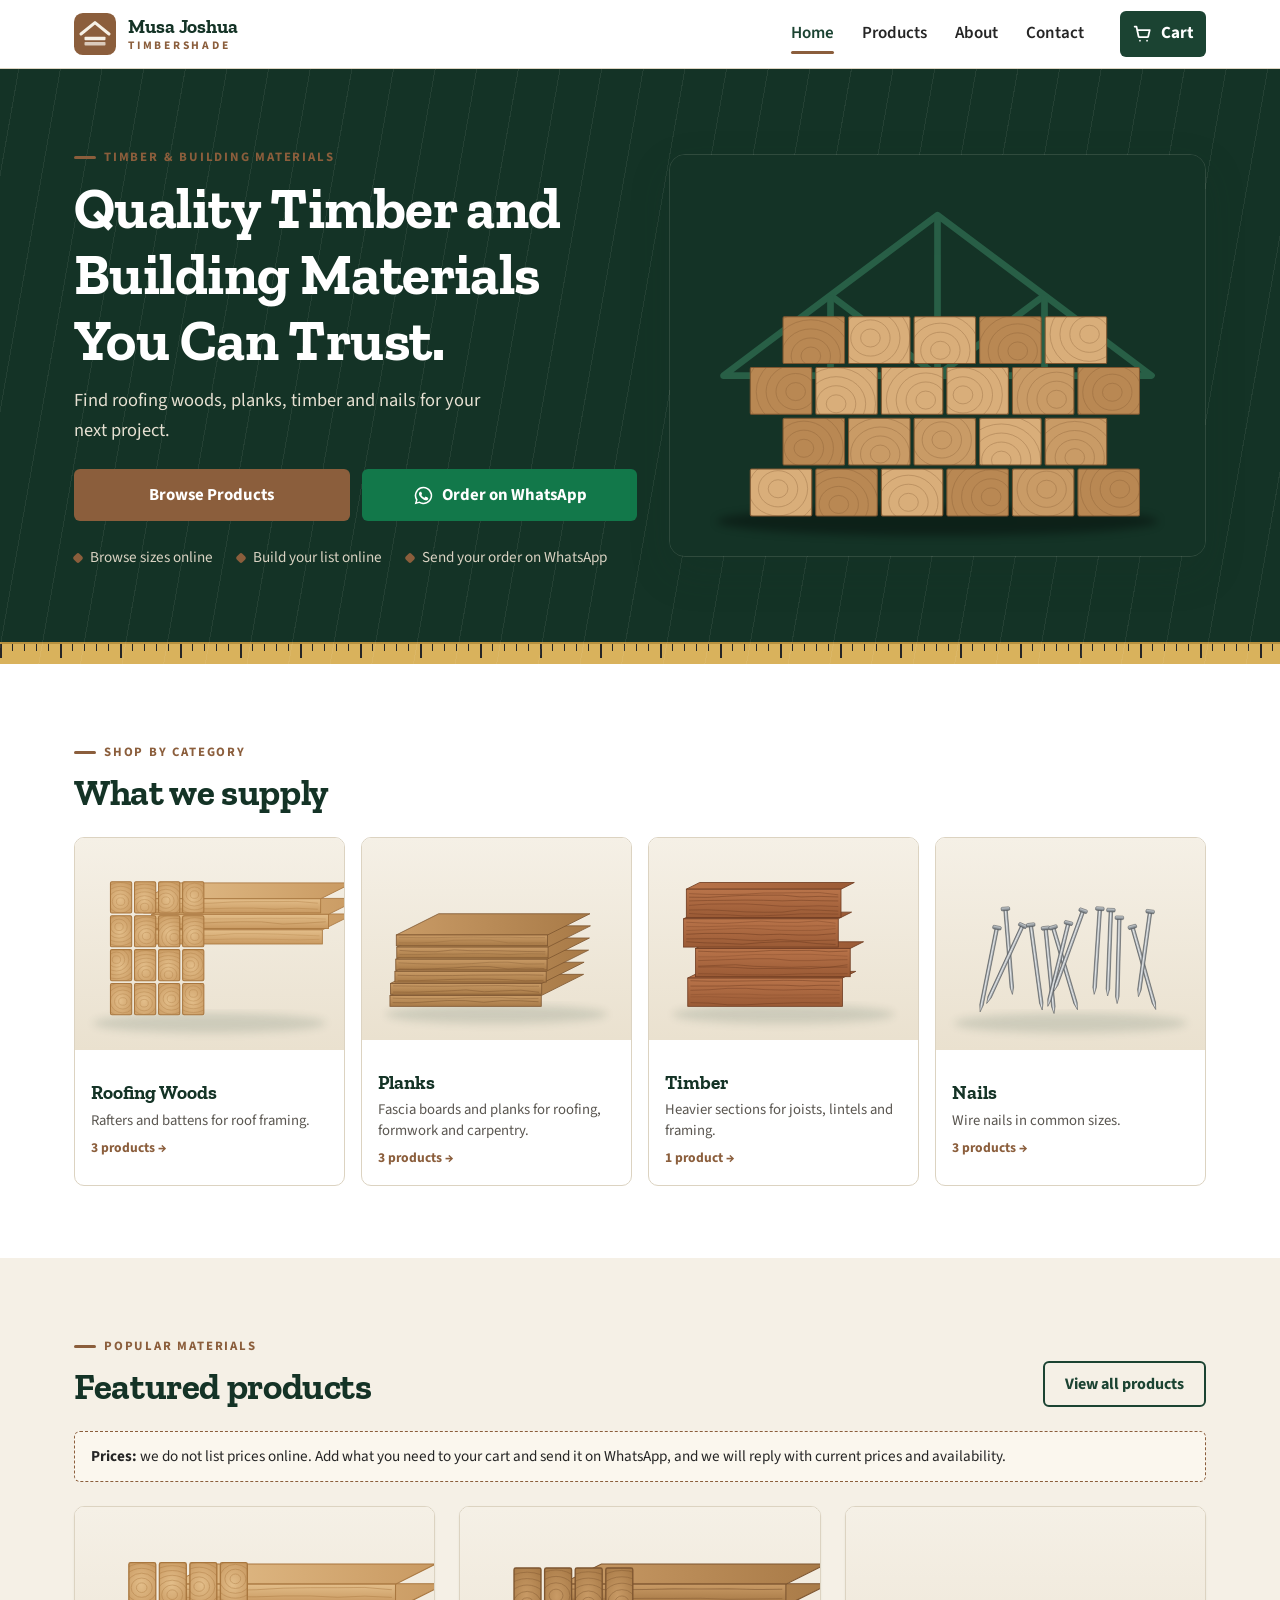
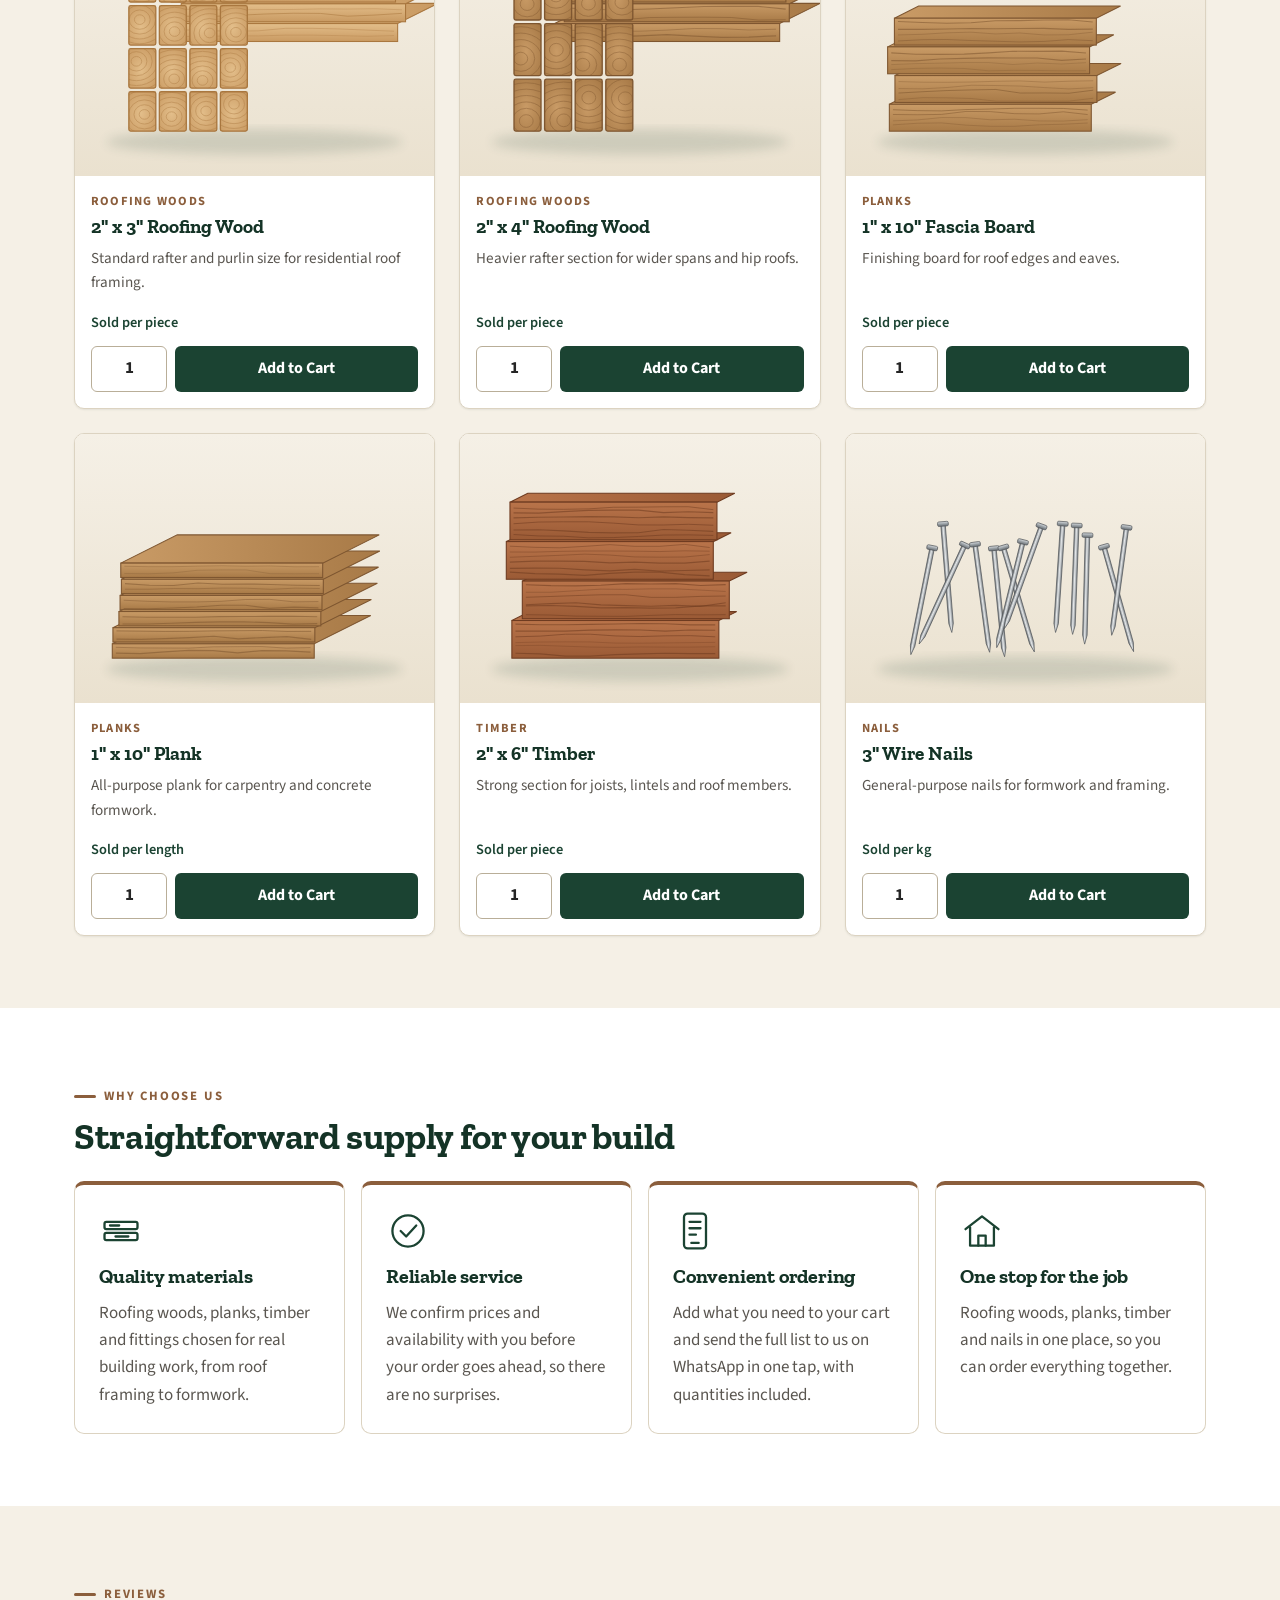
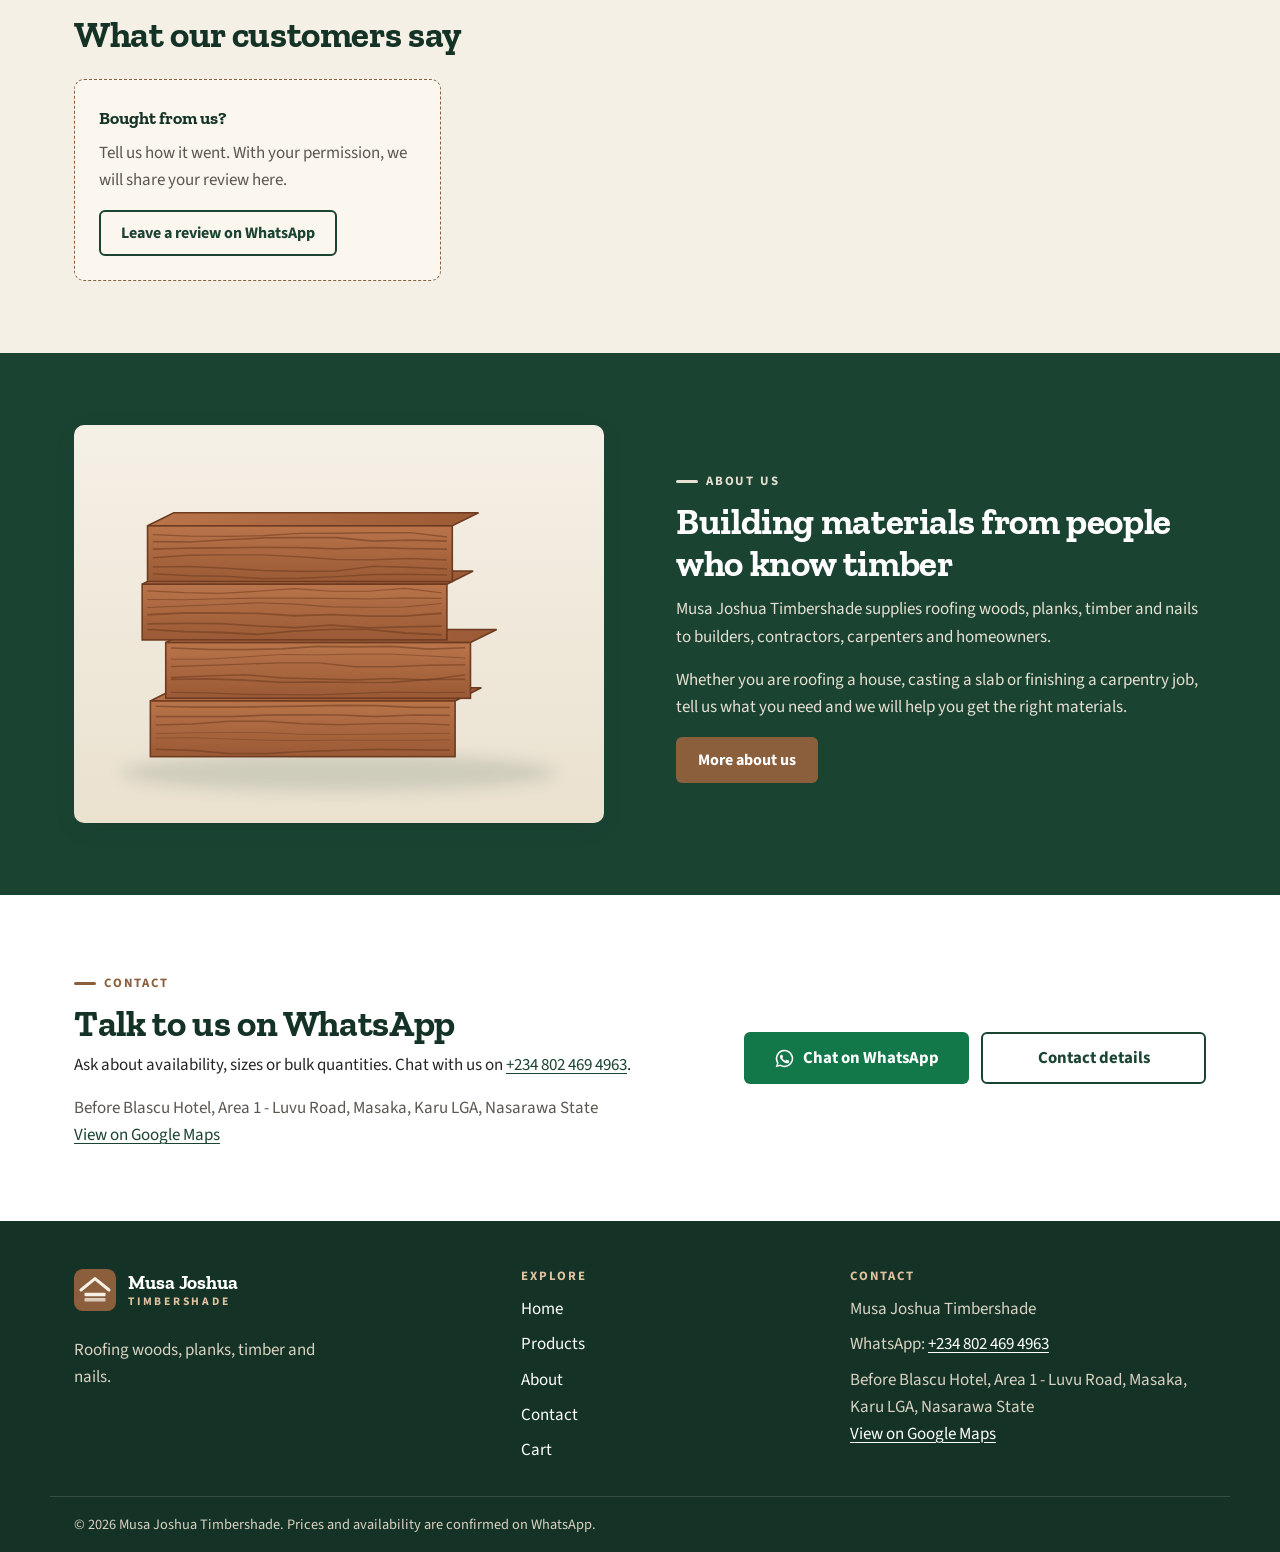
<file: index.html>
<!DOCTYPE html>
<html lang="en">
<head>
  <meta charset="utf-8">
  <meta name="viewport" content="width=device-width, initial-scale=1">
  <title>Musa Joshua Timbershade | Timber and Building Materials</title>
  <meta name="description" content="Roofing woods, planks, timber and nails from Musa Joshua Timbershade. Browse the catalogue and order on WhatsApp.">
  <meta name="theme-color" content="#1B4332">
  <link rel="icon" href="assets/images/favicon.svg" type="image/svg+xml">
  <link rel="preconnect" href="https://fonts.googleapis.com">
  <link rel="preconnect" href="https://fonts.gstatic.com" crossorigin>
  <link rel="stylesheet" href="https://fonts.googleapis.com/css2?family=Source+Sans+3:wght@400;600;700&amp;family=Zilla+Slab:wght@600;700&amp;display=swap">
  <link rel="stylesheet" href="assets/css/style.css">
  <link rel="stylesheet" href="assets/css/responsive.css">
</head>
<body data-page="home">
  <a class="skip-link" href="#main">Skip to main content</a>

  <header class="site-header">
    <div class="container header-inner">
      <a class="brand" href="index.html" aria-label="Musa Joshua Timbershade home">
        <svg class="brand__mark" viewBox="0 0 48 48" aria-hidden="true" focusable="false">
          <rect width="48" height="48" rx="10" fill="#8B5E3C"/>
          <path d="M8 24 24 11l16 13" fill="none" stroke="#F5F0E6" stroke-width="3.5" stroke-linecap="round" stroke-linejoin="round"/>
          <rect x="12" y="27" width="24" height="4" rx="1" fill="#F5F0E6"/>
          <rect x="12" y="33" width="24" height="4" rx="1" fill="#F5F0E6" opacity=".75"/>
        </svg>
        <span class="brand__text">
          <span class="brand__name">Musa Joshua</span>
          <span class="brand__sub">Timbershade</span>
        </span>
      </a>

      <button class="nav-toggle" type="button" aria-expanded="false" aria-controls="site-menu">
        <span class="nav-toggle__bar" aria-hidden="true"></span>
        <span class="visually-hidden">Menu</span>
      </button>

      <nav id="site-menu" class="site-nav" aria-label="Main">
        <ul class="nav-list">
          <li><a href="index.html" data-nav="home">Home</a></li>
          <li><a href="products.html" data-nav="products">Products</a></li>
          <li><a href="about.html" data-nav="about">About</a></li>
          <li><a href="contact.html" data-nav="contact">Contact</a></li>
        </ul>
      </nav>

      <a class="cart-link" href="cart.html" data-nav="cart" data-cart-label aria-label="Cart">
        <svg class="icon" viewBox="0 0 24 24" aria-hidden="true" focusable="false"><path fill="none" stroke="currentColor" stroke-width="2" stroke-linecap="round" stroke-linejoin="round" d="M3 4h2l2.4 11.2a1 1 0 0 0 1 .8h8.9a1 1 0 0 0 1-.8L20 8H6.2M9 20h.01M17 20h.01"/></svg>
        <span class="cart-link__text">Cart</span>
        <span class="cart-count" data-cart-count hidden>0</span>
      </a>
    </div>
  </header>

  <main id="main">
    <section class="hero" data-section="hero">
      <div class="container hero-inner">
        <div class="hero-copy">
          <p class="eyebrow" data-cms="home.hero.eyebrow">Timber &amp; building materials</p>
          <h1 data-cms="home.hero.heading">Quality Timber and Building Materials You Can Trust.</h1>
          <p class="hero-lead" data-cms="home.hero.text">Find roofing woods, planks, timber and nails for your next project.</p>
          <div class="hero-actions">
            <a class="btn btn--accent btn--lg" href="products.html" data-cms-link="home.hero.button">Browse Products</a>
            <a class="btn btn--whatsapp btn--lg" href="https://wa.me/2348024694963" data-action="whatsapp-checkout" data-cms-wa-button><svg class="icon" viewBox="0 0 24 24" aria-hidden="true" focusable="false"><path fill="currentColor" d="M12 2a10 10 0 0 0-8.6 15.1L2 22l5-1.3A10 10 0 1 0 12 2Zm0 18.2a8.2 8.2 0 0 1-4.2-1.2l-.3-.2-3 .8.8-2.9-.2-.3A8.2 8.2 0 1 1 12 20.2Zm4.5-6.1c-.2-.1-1.5-.7-1.7-.8-.2-.1-.4-.1-.6.1l-.8 1c-.1.2-.3.2-.5.1a6.7 6.7 0 0 1-3.3-2.9c-.2-.4.2-.4.7-1.3.1-.2 0-.3 0-.4l-.8-1.8c-.2-.5-.4-.4-.6-.4h-.5a1 1 0 0 0-.7.3 3 3 0 0 0-.9 2.2 5.2 5.2 0 0 0 1.1 2.7 11.8 11.8 0 0 0 4.5 4c1.7.7 2.3.8 3.2.6.5-.1 1.5-.6 1.7-1.2.2-.6.2-1.1.2-1.2-.1-.1-.3-.2-.5-.3Z"/></svg> <span data-cms="home.hero.whatsapp_button_text">Order on WhatsApp</span></a>
          </div>
          <ul class="hero-points" data-cms-list="home.hero.points">
            <li>Browse sizes online</li>
            <li>Build your list online</li>
            <li>Send your order on WhatsApp</li>
          </ul>
        </div>
        <div class="hero-media">
          <img src="assets/images/hero-timber.svg" alt="Illustration of stacked timber in front of a roof truss" width="800" height="600" data-cms-img="home.hero">
        </div>
      </div>
      <div class="measure" aria-hidden="true"></div>
    </section>

    <section class="section" aria-labelledby="categories-heading" data-section="categories">
      <div class="container">
        <div class="section-head">
          <p class="eyebrow" data-cms="home.categories.eyebrow">Shop by category</p>
          <h2 id="categories-heading" data-cms="home.categories.heading">What we supply</h2>
          <p class="section-lead" data-cms="home.categories.text" hidden></p>
        </div>
        <ul class="category-grid" id="category-grid">
          <li><a class="category-card" href="products.html?category=roofing-woods"><span class="category-card__body"><span class="category-card__name">Roofing Woods</span></span></a></li>
          <li><a class="category-card" href="products.html?category=planks"><span class="category-card__body"><span class="category-card__name">Planks</span></span></a></li>
          <li><a class="category-card" href="products.html?category=timber"><span class="category-card__body"><span class="category-card__name">Timber</span></span></a></li>
          <li><a class="category-card" href="products.html?category=nails"><span class="category-card__body"><span class="category-card__name">Nails</span></span></a></li>
        </ul>
      </div>
    </section>

    <section class="section section--cream" aria-labelledby="featured-heading" data-section="featured">
      <div class="container">
        <div class="section-head section-head--split">
          <div>
            <p class="eyebrow" data-cms="home.featured.eyebrow">Popular materials</p>
            <h2 id="featured-heading" data-cms="home.featured.heading">Featured products</h2>
          </div>
          <a class="btn btn--outline" href="products.html" data-cms="home.featured.button_text">View all products</a>
        </div>
        <p class="demo-note" role="note" data-price-note><strong>Prices:</strong> we do not list prices online. Add what you need to your cart and send it on WhatsApp, and we will reply with current prices and availability.</p>
        <div class="product-grid" id="featured-products" aria-live="polite">
          <p class="notice">Loading products&hellip;</p>
        </div>
      </div>
    </section>

    <section class="section" aria-labelledby="why-heading" data-section="why">
      <div class="container">
        <div class="section-head">
          <p class="eyebrow" data-cms="home.why.eyebrow">Why choose us</p>
          <h2 id="why-heading" data-cms="home.why.heading">Straightforward supply for your build</h2>
        </div>
        <ul class="feature-grid" id="why-cards">
          <li class="feature">
            <svg class="feature__icon" viewBox="0 0 48 48" aria-hidden="true"><rect x="6" y="14" width="36" height="8" rx="2"/><rect x="6" y="26" width="36" height="8" rx="2"/><path d="M12 18h10M18 30h14"/></svg>
            <h3>Quality materials</h3>
            <p>Roofing woods, planks, timber and fittings chosen for real building work, from roof framing to formwork.</p>
          </li>
          <li class="feature">
            <svg class="feature__icon" viewBox="0 0 48 48" aria-hidden="true"><circle cx="24" cy="24" r="17"/><path d="m16 24 6 6 11-12"/></svg>
            <h3>Reliable service</h3>
            <p>We confirm prices and availability with you before your order goes ahead, so there are no surprises.</p>
          </li>
          <li class="feature">
            <svg class="feature__icon" viewBox="0 0 48 48" aria-hidden="true"><rect x="12" y="5" width="24" height="38" rx="4"/><path d="M20 37h8M18 14h12M18 21h12M18 28h7"/></svg>
            <h3>Convenient ordering</h3>
            <p>Add what you need to your cart and send the full list to us on WhatsApp in one tap, with quantities included.</p>
          </li>
          <li class="feature">
            <svg class="feature__icon" viewBox="0 0 48 48" aria-hidden="true"><path d="M6 22 24 8l18 14"/><path d="M11 20v20h26V20"/><path d="M20 40V29h8v11"/></svg>
            <h3>One stop for the job</h3>
            <p>Roofing woods, planks, timber and nails in one place, so you can order everything together.</p>
          </li>
        </ul>
      </div>
    </section>

    <section class="section section--cream" aria-labelledby="reviews-heading" data-section="reviews">
      <div class="container">
        <div class="section-head">
          <p class="eyebrow" data-cms="home.reviews.eyebrow">Reviews</p>
          <h2 id="reviews-heading" data-cms="home.reviews.heading">What our customers say</h2>
          <p class="section-lead" data-cms="home.reviews.text" hidden></p>
        </div>
        <ul class="review-grid" id="reviews-list"></ul>
      </div>
    </section>

    <section class="section section--green about-teaser" aria-labelledby="about-heading" data-section="about">
      <div class="container split">
        <div class="split__media">
          <img src="assets/images/timber-2x6.svg" alt="Illustration of stacked hardwood timber" width="400" height="300" loading="lazy" data-cms-img="home.about">
        </div>
        <div class="split__copy">
          <p class="eyebrow eyebrow--light" data-cms="home.about.eyebrow">About us</p>
          <h2 id="about-heading" data-cms="home.about.heading">Building materials from people who know timber</h2>
          <div data-cms-paragraphs="home.about.paragraphs">
          <p>Musa Joshua Timbershade supplies roofing woods, planks, timber and nails to builders, contractors, carpenters and homeowners.</p>
          <p>Whether you are roofing a house, casting a slab or finishing a carpentry job, tell us what you need and we will help you get the right materials.</p>
          </div>
          <a class="btn btn--accent" href="about.html" data-cms-link="home.about.button">More about us</a>
        </div>
      </div>
    </section>

    <section class="section" aria-labelledby="contact-heading" data-section="contact">
      <div class="container contact-band">
        <div>
          <p class="eyebrow" data-cms="home.contact.eyebrow">Contact</p>
          <h2 id="contact-heading" data-cms="home.contact.heading">Talk to us on WhatsApp</h2>
          <p><span data-cms="home.contact.text">Ask about availability, sizes or bulk quantities.</span> Chat with us on <a href="https://wa.me/2348024694963" data-wa-link="enquiry"><span data-wa-display>+234 802 469 4963</span></a>.</p>
          <p class="muted" data-location>Before Blascu Hotel, Area 1 - Luvu Road, Masaka, Karu LGA, Nasarawa State</p>
        </div>
        <div class="contact-band__actions">
          <a class="btn btn--whatsapp btn--lg" href="https://wa.me/2348024694963" data-wa-link="enquiry"><svg class="icon" viewBox="0 0 24 24" aria-hidden="true" focusable="false"><path fill="currentColor" d="M12 2a10 10 0 0 0-8.6 15.1L2 22l5-1.3A10 10 0 1 0 12 2Zm0 18.2a8.2 8.2 0 0 1-4.2-1.2l-.3-.2-3 .8.8-2.9-.2-.3A8.2 8.2 0 1 1 12 20.2Zm4.5-6.1c-.2-.1-1.5-.7-1.7-.8-.2-.1-.4-.1-.6.1l-.8 1c-.1.2-.3.2-.5.1a6.7 6.7 0 0 1-3.3-2.9c-.2-.4.2-.4.7-1.3.1-.2 0-.3 0-.4l-.8-1.8c-.2-.5-.4-.4-.6-.4h-.5a1 1 0 0 0-.7.3 3 3 0 0 0-.9 2.2 5.2 5.2 0 0 0 1.1 2.7 11.8 11.8 0 0 0 4.5 4c1.7.7 2.3.8 3.2.6.5-.1 1.5-.6 1.7-1.2.2-.6.2-1.1.2-1.2-.1-.1-.3-.2-.5-.3Z"/></svg> Chat on WhatsApp</a>
          <a class="btn btn--outline btn--lg" href="contact.html">Contact details</a>
        </div>
      </div>
    </section>
  </main>

  <footer class="site-footer">
    <div class="container footer-grid">
      <div class="footer-brand">
        <a class="brand brand--light" href="index.html" aria-label="Musa Joshua Timbershade home">
          <svg class="brand__mark" viewBox="0 0 48 48" aria-hidden="true" focusable="false">
          <rect width="48" height="48" rx="10" fill="#8B5E3C"/>
          <path d="M8 24 24 11l16 13" fill="none" stroke="#F5F0E6" stroke-width="3.5" stroke-linecap="round" stroke-linejoin="round"/>
          <rect x="12" y="27" width="24" height="4" rx="1" fill="#F5F0E6"/>
          <rect x="12" y="33" width="24" height="4" rx="1" fill="#F5F0E6" opacity=".75"/>
        </svg>
          <span class="brand__text">
            <span class="brand__name">Musa Joshua</span>
            <span class="brand__sub">Timbershade</span>
          </span>
        </a>
        <p data-cms="settings.footerTagline">Roofing woods, planks, timber and nails.</p>
      </div>
      <nav class="footer-nav" aria-label="Footer">
        <h2 class="footer-heading">Explore</h2>
        <ul>
          <li><a href="index.html">Home</a></li>
          <li><a href="products.html">Products</a></li>
          <li><a href="about.html">About</a></li>
          <li><a href="contact.html">Contact</a></li>
          <li><a href="cart.html">Cart</a></li>
        </ul>
      </nav>
      <div class="footer-contact">
        <h2 class="footer-heading">Contact</h2>
        <p><span data-business-name>Musa Joshua Timbershade</span></p>
        <p>WhatsApp: <a href="https://wa.me/2348024694963" data-wa-link="enquiry"><span data-wa-display>+234 802 469 4963</span></a></p>
        <p data-location>Before Blascu Hotel, Area 1 - Luvu Road, Masaka, Karu LGA, Nasarawa State</p>
      </div>
    </div>
    <div class="container footer-bottom">
      <p>&copy; <span data-year>2026</span> <span data-cms="settings.copyrightText">Musa Joshua Timbershade</span>. <span data-cms="settings.footerText">Prices and availability are confirmed on WhatsApp.</span></p>
    </div>
  </footer>

  <script src="assets/js/config.js" defer></script>
  <script src="assets/js/products-data.js" defer></script>
  <script src="assets/js/site-data.js" defer></script>
  <script src="assets/js/main.js" defer></script>
  <script src="assets/js/cms.js" defer></script>
  <script src="assets/js/cart.js" defer></script>
  <script src="assets/js/checkout.js" defer></script>
  <script src="assets/js/products.js" defer></script>
  <script src="assets/js/reviews-data.js" defer></script>
  <script src="assets/js/reviews.js" defer></script>
</body>
</html>
</file>
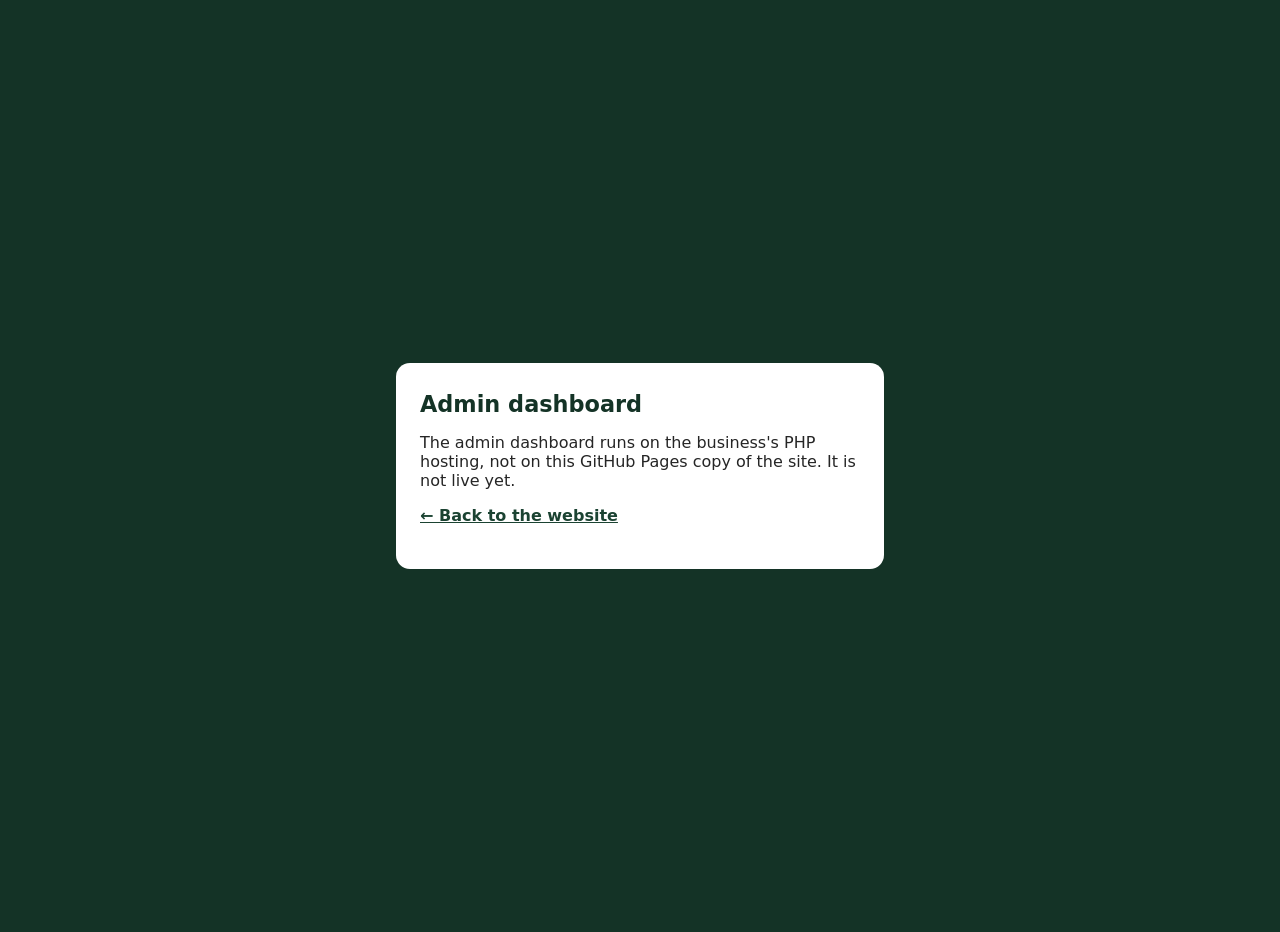
<file: admin/index.html>
<!DOCTYPE html>
<html lang="en">
<head>
  <meta charset="utf-8">
  <meta name="viewport" content="width=device-width, initial-scale=1">
  <meta name="robots" content="noindex, nofollow">
  <title>Admin | Musa Joshua Timbershade</title>
  <link rel="icon" href="../assets/images/favicon.svg" type="image/svg+xml">
  <style>
    body { margin: 0; min-height: 100vh; display: grid; place-items: center; padding: 1rem; font-family: system-ui, sans-serif; background: #143326; color: #252525; }
    main { max-width: 440px; background: #fff; border-radius: 14px; padding: 1.75rem 1.5rem; }
    h1 { margin-top: 0; color: #143326; font-size: 1.4rem; }
    a { color: #1B4332; font-weight: 600; }
  </style>
</head>
<body>
  <!--
    This page is only served by static hosting (GitHub Pages), which cannot run
    the PHP dashboard. On the PHP host, admin/.htaccess serves index.php instead.
    Once the PHP site is live, set siteUrl in assets/js/config.js and this page
    forwards to the real login.
  -->
  <main>
    <h1>Admin dashboard</h1>
    <p id="msg">The admin dashboard runs on the business's PHP hosting, not on this GitHub Pages copy of the site. It is not live yet.</p>
    <p><a href="../index.html">&larr; Back to the website</a></p>
  </main>
  <script src="../assets/js/config.js"></script>
  <script>
    (function () {
      var url = window.MJT && MJT.config && MJT.config.siteUrl;
      if (!url) return;
      var target = String(url).replace(/\/+$/, '') + '/admin/';
      document.getElementById('msg').textContent = 'The dashboard has moved. Taking you to the login page…';
      window.location.replace(target);
    })();
  </script>
</body>
</html>
</file>
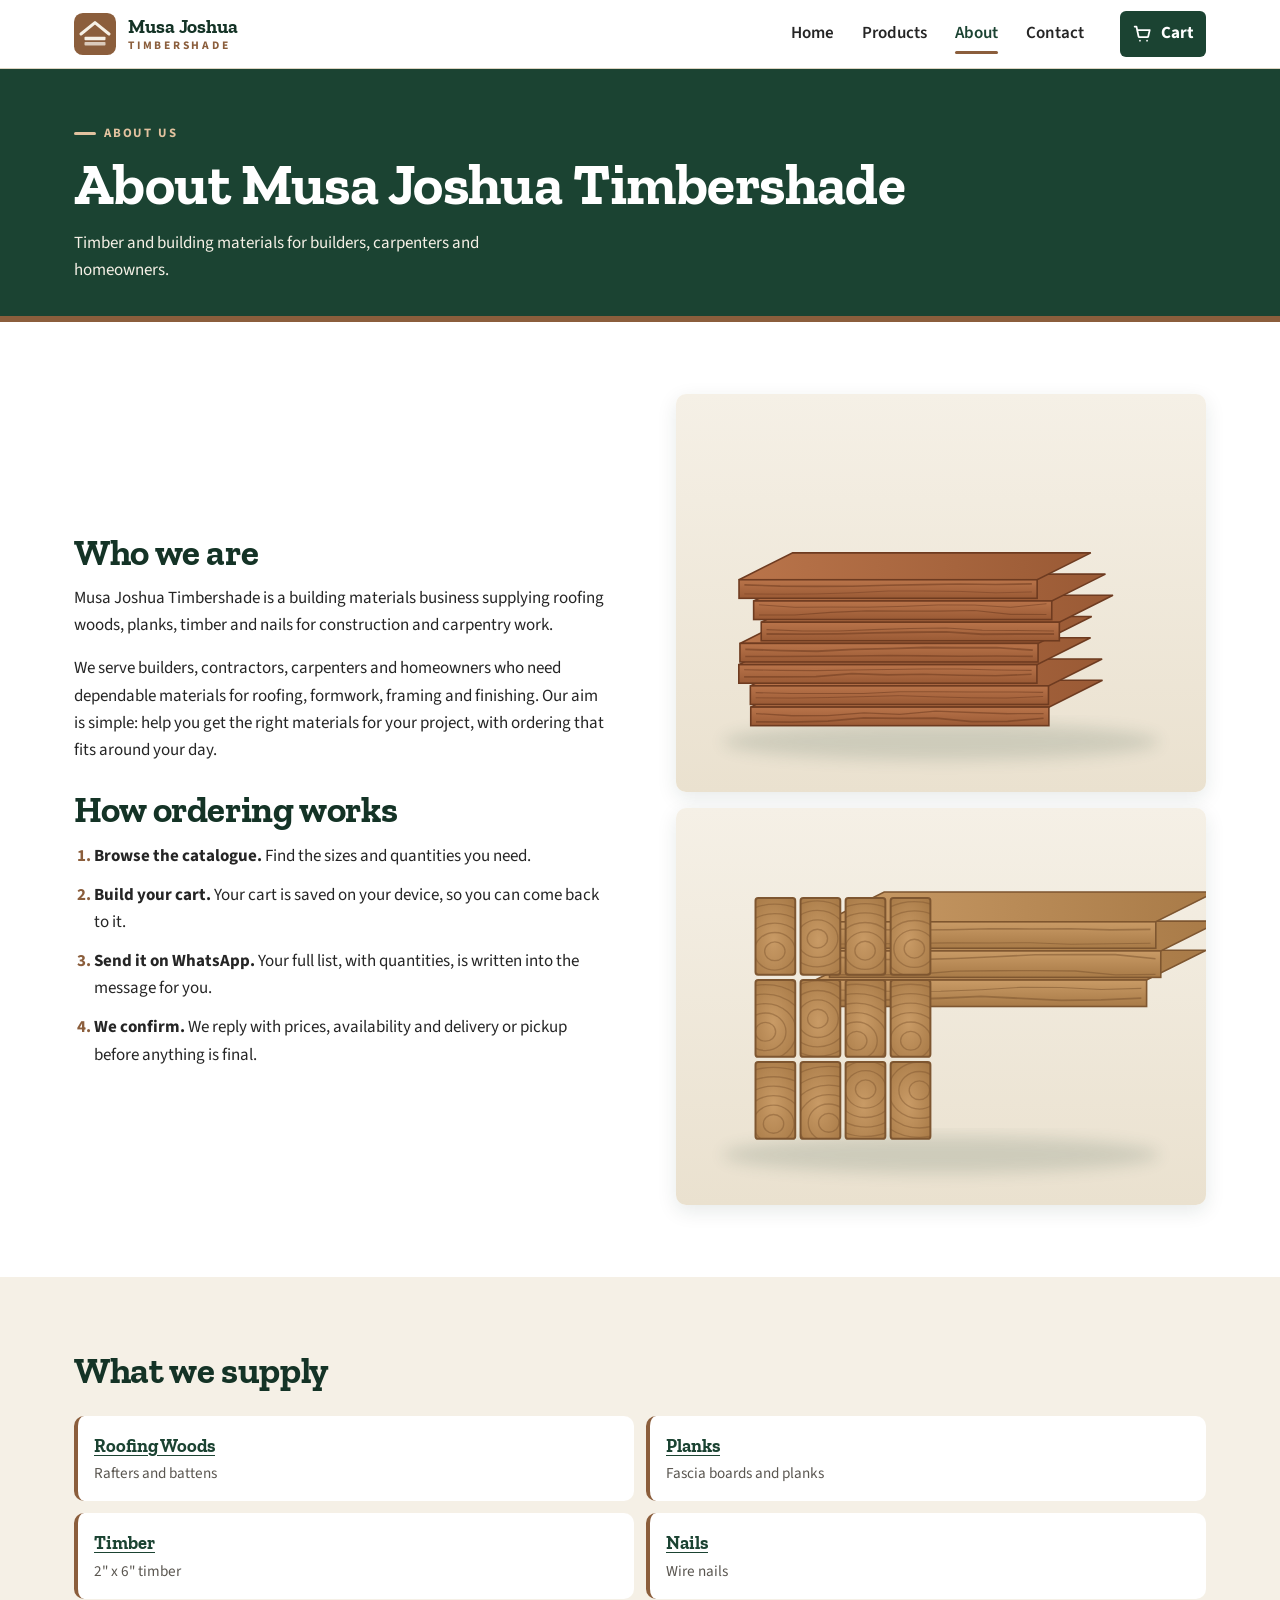
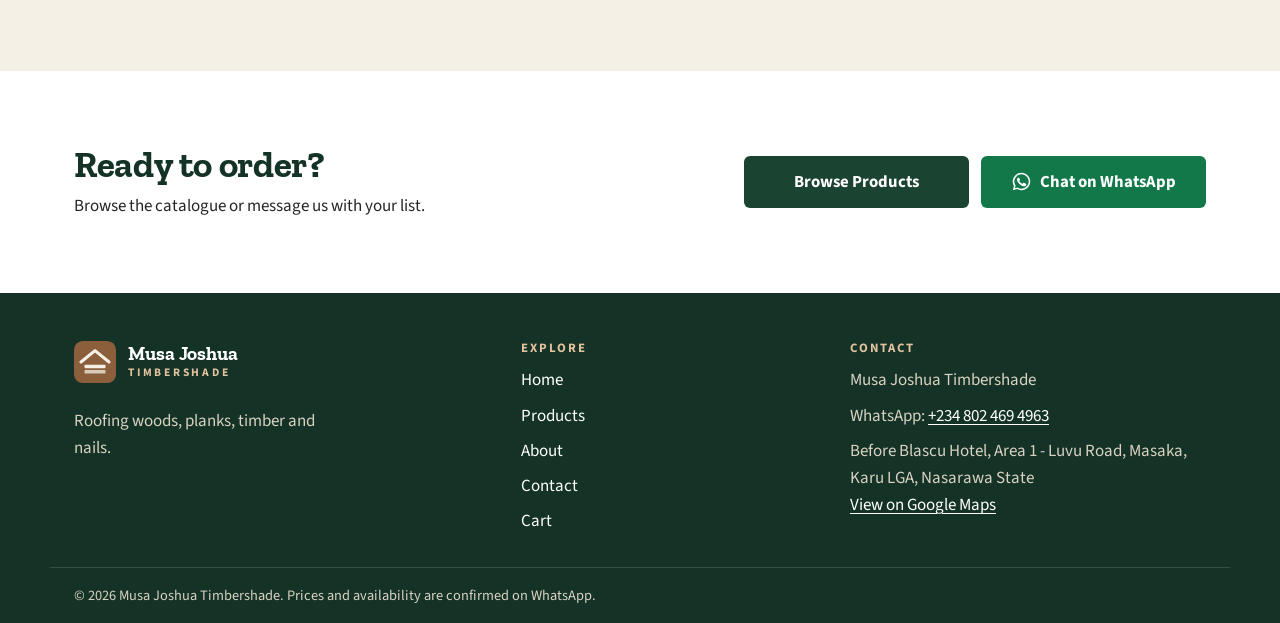
<file: about.html>
<!DOCTYPE html>
<html lang="en">
<head>
  <meta charset="utf-8">
  <meta name="viewport" content="width=device-width, initial-scale=1">
  <title>About Us | Musa Joshua Timbershade</title>
  <meta name="description" content="About Musa Joshua Timbershade, a supplier of roofing woods, planks, timber and nails.">
  <meta name="theme-color" content="#1B4332">
  <link rel="icon" href="assets/images/favicon.svg" type="image/svg+xml">
  <link rel="preconnect" href="https://fonts.googleapis.com">
  <link rel="preconnect" href="https://fonts.gstatic.com" crossorigin>
  <link rel="stylesheet" href="https://fonts.googleapis.com/css2?family=Source+Sans+3:wght@400;600;700&amp;family=Zilla+Slab:wght@600;700&amp;display=swap">
  <link rel="stylesheet" href="assets/css/style.css">
  <link rel="stylesheet" href="assets/css/responsive.css">
</head>
<body data-page="about">
  <a class="skip-link" href="#main">Skip to main content</a>

  <header class="site-header">
    <div class="container header-inner">
      <a class="brand" href="index.html" aria-label="Musa Joshua Timbershade home">
        <svg class="brand__mark" viewBox="0 0 48 48" aria-hidden="true" focusable="false">
          <rect width="48" height="48" rx="10" fill="#8B5E3C"/>
          <path d="M8 24 24 11l16 13" fill="none" stroke="#F5F0E6" stroke-width="3.5" stroke-linecap="round" stroke-linejoin="round"/>
          <rect x="12" y="27" width="24" height="4" rx="1" fill="#F5F0E6"/>
          <rect x="12" y="33" width="24" height="4" rx="1" fill="#F5F0E6" opacity=".75"/>
        </svg>
        <span class="brand__text">
          <span class="brand__name">Musa Joshua</span>
          <span class="brand__sub">Timbershade</span>
        </span>
      </a>

      <button class="nav-toggle" type="button" aria-expanded="false" aria-controls="site-menu">
        <span class="nav-toggle__bar" aria-hidden="true"></span>
        <span class="visually-hidden">Menu</span>
      </button>

      <nav id="site-menu" class="site-nav" aria-label="Main">
        <ul class="nav-list">
          <li><a href="index.html" data-nav="home">Home</a></li>
          <li><a href="products.html" data-nav="products">Products</a></li>
          <li><a href="about.html" data-nav="about">About</a></li>
          <li><a href="contact.html" data-nav="contact">Contact</a></li>
        </ul>
      </nav>

      <a class="cart-link" href="cart.html" data-nav="cart" data-cart-label aria-label="Cart">
        <svg class="icon" viewBox="0 0 24 24" aria-hidden="true" focusable="false"><path fill="none" stroke="currentColor" stroke-width="2" stroke-linecap="round" stroke-linejoin="round" d="M3 4h2l2.4 11.2a1 1 0 0 0 1 .8h8.9a1 1 0 0 0 1-.8L20 8H6.2M9 20h.01M17 20h.01"/></svg>
        <span class="cart-link__text">Cart</span>
        <span class="cart-count" data-cart-count hidden>0</span>
      </a>
    </div>
  </header>

  <main id="main">
    <section class="page-hero">
      <div class="container">
        <p class="eyebrow eyebrow--light" data-cms="pages.about.eyebrow">About us</p>
        <h1 data-cms="pages.about.title">About Musa Joshua Timbershade</h1>
        <p data-cms="pages.about.intro">Timber and building materials for builders, carpenters and homeowners.</p>
      </div>
    </section>

    <section class="section">
      <div class="container split">
        <div class="split__copy prose" id="about-sections">
          <h2>Who we are</h2>
          <!-- Owner: replace or extend this introduction with the business story, years of operation and location once confirmed. -->
          <p>Musa Joshua Timbershade is a building materials business supplying roofing woods, planks, timber and nails for construction and carpentry work.</p>
          <p>We serve builders, contractors, carpenters and homeowners who need dependable materials for roofing, formwork, framing and finishing. Our aim is simple: help you get the right materials for your project, with ordering that fits around your day.</p>
          <h2>How ordering works</h2>
          <ol class="steps">
            <li><strong>Browse the catalogue.</strong> Find the sizes and quantities you need.</li>
            <li><strong>Build your cart.</strong> Your cart is saved on your device, so you can come back to it.</li>
            <li><strong>Send it on WhatsApp.</strong> Your full list, with quantities, is written into the message for you.</li>
            <li><strong>We confirm.</strong> We reply with prices, availability and delivery or pickup before anything is final.</li>
          </ol>
        </div>
        <div class="split__media" id="about-images">
          <img src="assets/images/plank-1x6.svg" alt="Illustration of a stack of narrow timber planks" width="400" height="300" loading="lazy">
          <img src="assets/images/roofing-wood-2x4.svg" alt="Illustration of a bundle of roofing wood" width="400" height="300" loading="lazy">
        </div>
      </div>
    </section>

    <section class="section section--cream">
      <div class="container">
        <div class="section-head">
          <h2 data-cms="pages.about.supply_heading">What we supply</h2>
        </div>
        <ul class="supply-list" id="supply-list">
          <li><a href="products.html?category=roofing-woods">Roofing Woods</a><span>Rafters and battens</span></li>
          <li><a href="products.html?category=planks">Planks</a><span>Fascia boards and planks</span></li>
          <li><a href="products.html?category=timber">Timber</a><span>2&quot; x 6&quot; timber</span></li>
          <li><a href="products.html?category=nails">Nails</a><span>Wire nails</span></li>
        </ul>
      </div>
    </section>

    <section class="section">
      <div class="container contact-band">
        <div>
          <h2 data-cms="pages.about.cta_heading">Ready to order?</h2>
          <p data-cms="pages.about.cta_text">Browse the catalogue or message us with your list.</p>
        </div>
        <div class="contact-band__actions">
          <a class="btn btn--primary btn--lg" href="products.html">Browse Products</a>
          <a class="btn btn--whatsapp btn--lg" href="https://wa.me/2348024694963" data-wa-link="enquiry"><svg class="icon" viewBox="0 0 24 24" aria-hidden="true" focusable="false"><path fill="currentColor" d="M12 2a10 10 0 0 0-8.6 15.1L2 22l5-1.3A10 10 0 1 0 12 2Zm0 18.2a8.2 8.2 0 0 1-4.2-1.2l-.3-.2-3 .8.8-2.9-.2-.3A8.2 8.2 0 1 1 12 20.2Zm4.5-6.1c-.2-.1-1.5-.7-1.7-.8-.2-.1-.4-.1-.6.1l-.8 1c-.1.2-.3.2-.5.1a6.7 6.7 0 0 1-3.3-2.9c-.2-.4.2-.4.7-1.3.1-.2 0-.3 0-.4l-.8-1.8c-.2-.5-.4-.4-.6-.4h-.5a1 1 0 0 0-.7.3 3 3 0 0 0-.9 2.2 5.2 5.2 0 0 0 1.1 2.7 11.8 11.8 0 0 0 4.5 4c1.7.7 2.3.8 3.2.6.5-.1 1.5-.6 1.7-1.2.2-.6.2-1.1.2-1.2-.1-.1-.3-.2-.5-.3Z"/></svg> Chat on WhatsApp</a>
        </div>
      </div>
    </section>
  </main>

  <footer class="site-footer">
    <div class="container footer-grid">
      <div class="footer-brand">
        <a class="brand brand--light" href="index.html" aria-label="Musa Joshua Timbershade home">
          <svg class="brand__mark" viewBox="0 0 48 48" aria-hidden="true" focusable="false">
          <rect width="48" height="48" rx="10" fill="#8B5E3C"/>
          <path d="M8 24 24 11l16 13" fill="none" stroke="#F5F0E6" stroke-width="3.5" stroke-linecap="round" stroke-linejoin="round"/>
          <rect x="12" y="27" width="24" height="4" rx="1" fill="#F5F0E6"/>
          <rect x="12" y="33" width="24" height="4" rx="1" fill="#F5F0E6" opacity=".75"/>
        </svg>
          <span class="brand__text">
            <span class="brand__name">Musa Joshua</span>
            <span class="brand__sub">Timbershade</span>
          </span>
        </a>
        <p data-cms="settings.footerTagline">Roofing woods, planks, timber and nails.</p>
      </div>
      <nav class="footer-nav" aria-label="Footer">
        <h2 class="footer-heading">Explore</h2>
        <ul>
          <li><a href="index.html">Home</a></li>
          <li><a href="products.html">Products</a></li>
          <li><a href="about.html">About</a></li>
          <li><a href="contact.html">Contact</a></li>
          <li><a href="cart.html">Cart</a></li>
        </ul>
      </nav>
      <div class="footer-contact">
        <h2 class="footer-heading">Contact</h2>
        <p><span data-business-name>Musa Joshua Timbershade</span></p>
        <p>WhatsApp: <a href="https://wa.me/2348024694963" data-wa-link="enquiry"><span data-wa-display>+234 802 469 4963</span></a></p>
        <p data-location>Before Blascu Hotel, Area 1 - Luvu Road, Masaka, Karu LGA, Nasarawa State</p>
      </div>
    </div>
    <div class="container footer-bottom">
      <p>&copy; <span data-year>2026</span> <span data-cms="settings.copyrightText">Musa Joshua Timbershade</span>. <span data-cms="settings.footerText">Prices and availability are confirmed on WhatsApp.</span></p>
    </div>
  </footer>

  <script src="assets/js/config.js" defer></script>
  <script src="assets/js/products-data.js" defer></script>
  <script src="assets/js/site-data.js" defer></script>
  <script src="assets/js/main.js" defer></script>
  <script src="assets/js/cms.js" defer></script>
  <script src="assets/js/cart.js" defer></script>
  <script src="assets/js/checkout.js" defer></script>
</body>
</html>
</file>
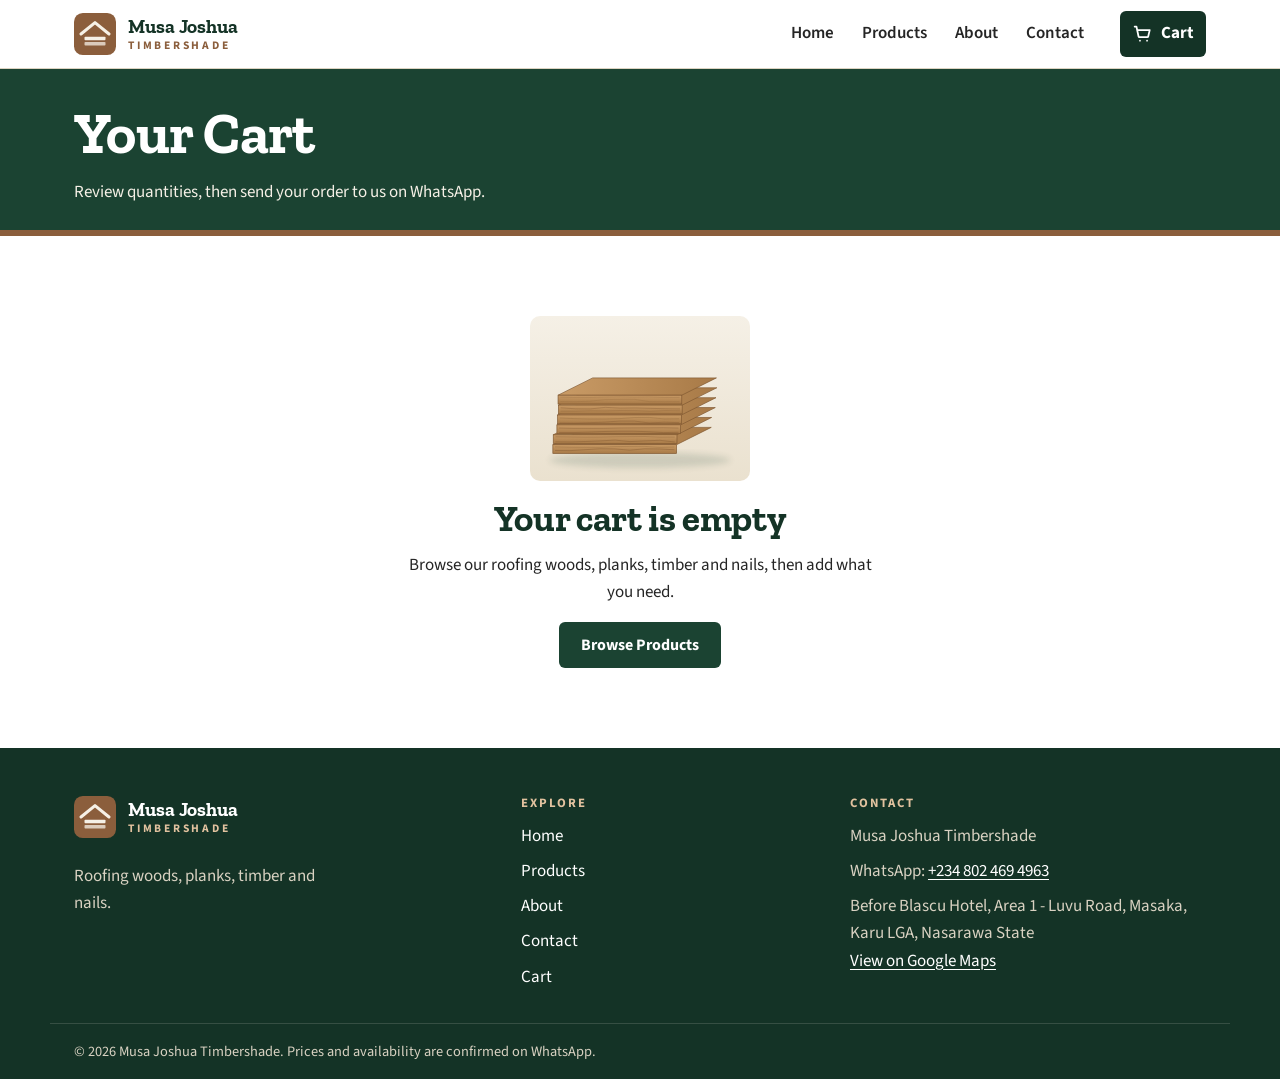
<file: cart.html>
<!DOCTYPE html>
<html lang="en">
<head>
  <meta charset="utf-8">
  <meta name="viewport" content="width=device-width, initial-scale=1">
  <title>Your Cart | Musa Joshua Timbershade</title>
  <meta name="description" content="Review your building materials order and send it to Musa Joshua Timbershade on WhatsApp.">
  <meta name="theme-color" content="#1B4332">
  <link rel="icon" href="assets/images/favicon.svg" type="image/svg+xml">
  <link rel="preconnect" href="https://fonts.googleapis.com">
  <link rel="preconnect" href="https://fonts.gstatic.com" crossorigin>
  <link rel="stylesheet" href="https://fonts.googleapis.com/css2?family=Source+Sans+3:wght@400;600;700&amp;family=Zilla+Slab:wght@600;700&amp;display=swap">
  <link rel="stylesheet" href="assets/css/style.css">
  <link rel="stylesheet" href="assets/css/responsive.css">
</head>
<body data-page="cart">
  <a class="skip-link" href="#main">Skip to main content</a>

  <header class="site-header">
    <div class="container header-inner">
      <a class="brand" href="index.html" aria-label="Musa Joshua Timbershade home">
        <svg class="brand__mark" viewBox="0 0 48 48" aria-hidden="true" focusable="false">
          <rect width="48" height="48" rx="10" fill="#8B5E3C"/>
          <path d="M8 24 24 11l16 13" fill="none" stroke="#F5F0E6" stroke-width="3.5" stroke-linecap="round" stroke-linejoin="round"/>
          <rect x="12" y="27" width="24" height="4" rx="1" fill="#F5F0E6"/>
          <rect x="12" y="33" width="24" height="4" rx="1" fill="#F5F0E6" opacity=".75"/>
        </svg>
        <span class="brand__text">
          <span class="brand__name">Musa Joshua</span>
          <span class="brand__sub">Timbershade</span>
        </span>
      </a>

      <button class="nav-toggle" type="button" aria-expanded="false" aria-controls="site-menu">
        <span class="nav-toggle__bar" aria-hidden="true"></span>
        <span class="visually-hidden">Menu</span>
      </button>

      <nav id="site-menu" class="site-nav" aria-label="Main">
        <ul class="nav-list">
          <li><a href="index.html" data-nav="home">Home</a></li>
          <li><a href="products.html" data-nav="products">Products</a></li>
          <li><a href="about.html" data-nav="about">About</a></li>
          <li><a href="contact.html" data-nav="contact">Contact</a></li>
        </ul>
      </nav>

      <a class="cart-link" href="cart.html" data-nav="cart" data-cart-label aria-label="Cart">
        <svg class="icon" viewBox="0 0 24 24" aria-hidden="true" focusable="false"><path fill="none" stroke="currentColor" stroke-width="2" stroke-linecap="round" stroke-linejoin="round" d="M3 4h2l2.4 11.2a1 1 0 0 0 1 .8h8.9a1 1 0 0 0 1-.8L20 8H6.2M9 20h.01M17 20h.01"/></svg>
        <span class="cart-link__text">Cart</span>
        <span class="cart-count" data-cart-count hidden>0</span>
      </a>
    </div>
  </header>

  <main id="main">
    <section class="page-hero page-hero--compact">
      <div class="container">
        <h1>Your Cart</h1>
        <p>Review quantities, then send your order to us on WhatsApp.</p>
      </div>
    </section>

    <section class="section section--tight">
      <div class="container" id="cart-root" aria-live="polite">
        <noscript><p class="notice">Please enable JavaScript to use the cart, or message us directly on WhatsApp at +234 802 469 4963.</p></noscript>
        <p class="notice">Loading your cart&hellip;</p>
      </div>
    </section>
  </main>

  <footer class="site-footer">
    <div class="container footer-grid">
      <div class="footer-brand">
        <a class="brand brand--light" href="index.html" aria-label="Musa Joshua Timbershade home">
          <svg class="brand__mark" viewBox="0 0 48 48" aria-hidden="true" focusable="false">
          <rect width="48" height="48" rx="10" fill="#8B5E3C"/>
          <path d="M8 24 24 11l16 13" fill="none" stroke="#F5F0E6" stroke-width="3.5" stroke-linecap="round" stroke-linejoin="round"/>
          <rect x="12" y="27" width="24" height="4" rx="1" fill="#F5F0E6"/>
          <rect x="12" y="33" width="24" height="4" rx="1" fill="#F5F0E6" opacity=".75"/>
        </svg>
          <span class="brand__text">
            <span class="brand__name">Musa Joshua</span>
            <span class="brand__sub">Timbershade</span>
          </span>
        </a>
        <p data-cms="settings.footerTagline">Roofing woods, planks, timber and nails.</p>
      </div>
      <nav class="footer-nav" aria-label="Footer">
        <h2 class="footer-heading">Explore</h2>
        <ul>
          <li><a href="index.html">Home</a></li>
          <li><a href="products.html">Products</a></li>
          <li><a href="about.html">About</a></li>
          <li><a href="contact.html">Contact</a></li>
          <li><a href="cart.html">Cart</a></li>
        </ul>
      </nav>
      <div class="footer-contact">
        <h2 class="footer-heading">Contact</h2>
        <p><span data-business-name>Musa Joshua Timbershade</span></p>
        <p>WhatsApp: <a href="https://wa.me/2348024694963" data-wa-link="enquiry"><span data-wa-display>+234 802 469 4963</span></a></p>
        <p data-location>Before Blascu Hotel, Area 1 - Luvu Road, Masaka, Karu LGA, Nasarawa State</p>
      </div>
    </div>
    <div class="container footer-bottom">
      <p>&copy; <span data-year>2026</span> <span data-cms="settings.copyrightText">Musa Joshua Timbershade</span>. <span data-cms="settings.footerText">Prices and availability are confirmed on WhatsApp.</span></p>
    </div>
  </footer>

  <script src="assets/js/config.js" defer></script>
  <script src="assets/js/products-data.js" defer></script>
  <script src="assets/js/site-data.js" defer></script>
  <script src="assets/js/main.js" defer></script>
  <script src="assets/js/cms.js" defer></script>
  <script src="assets/js/cart.js" defer></script>
  <script src="assets/js/checkout.js" defer></script>
</body>
</html>
</file>
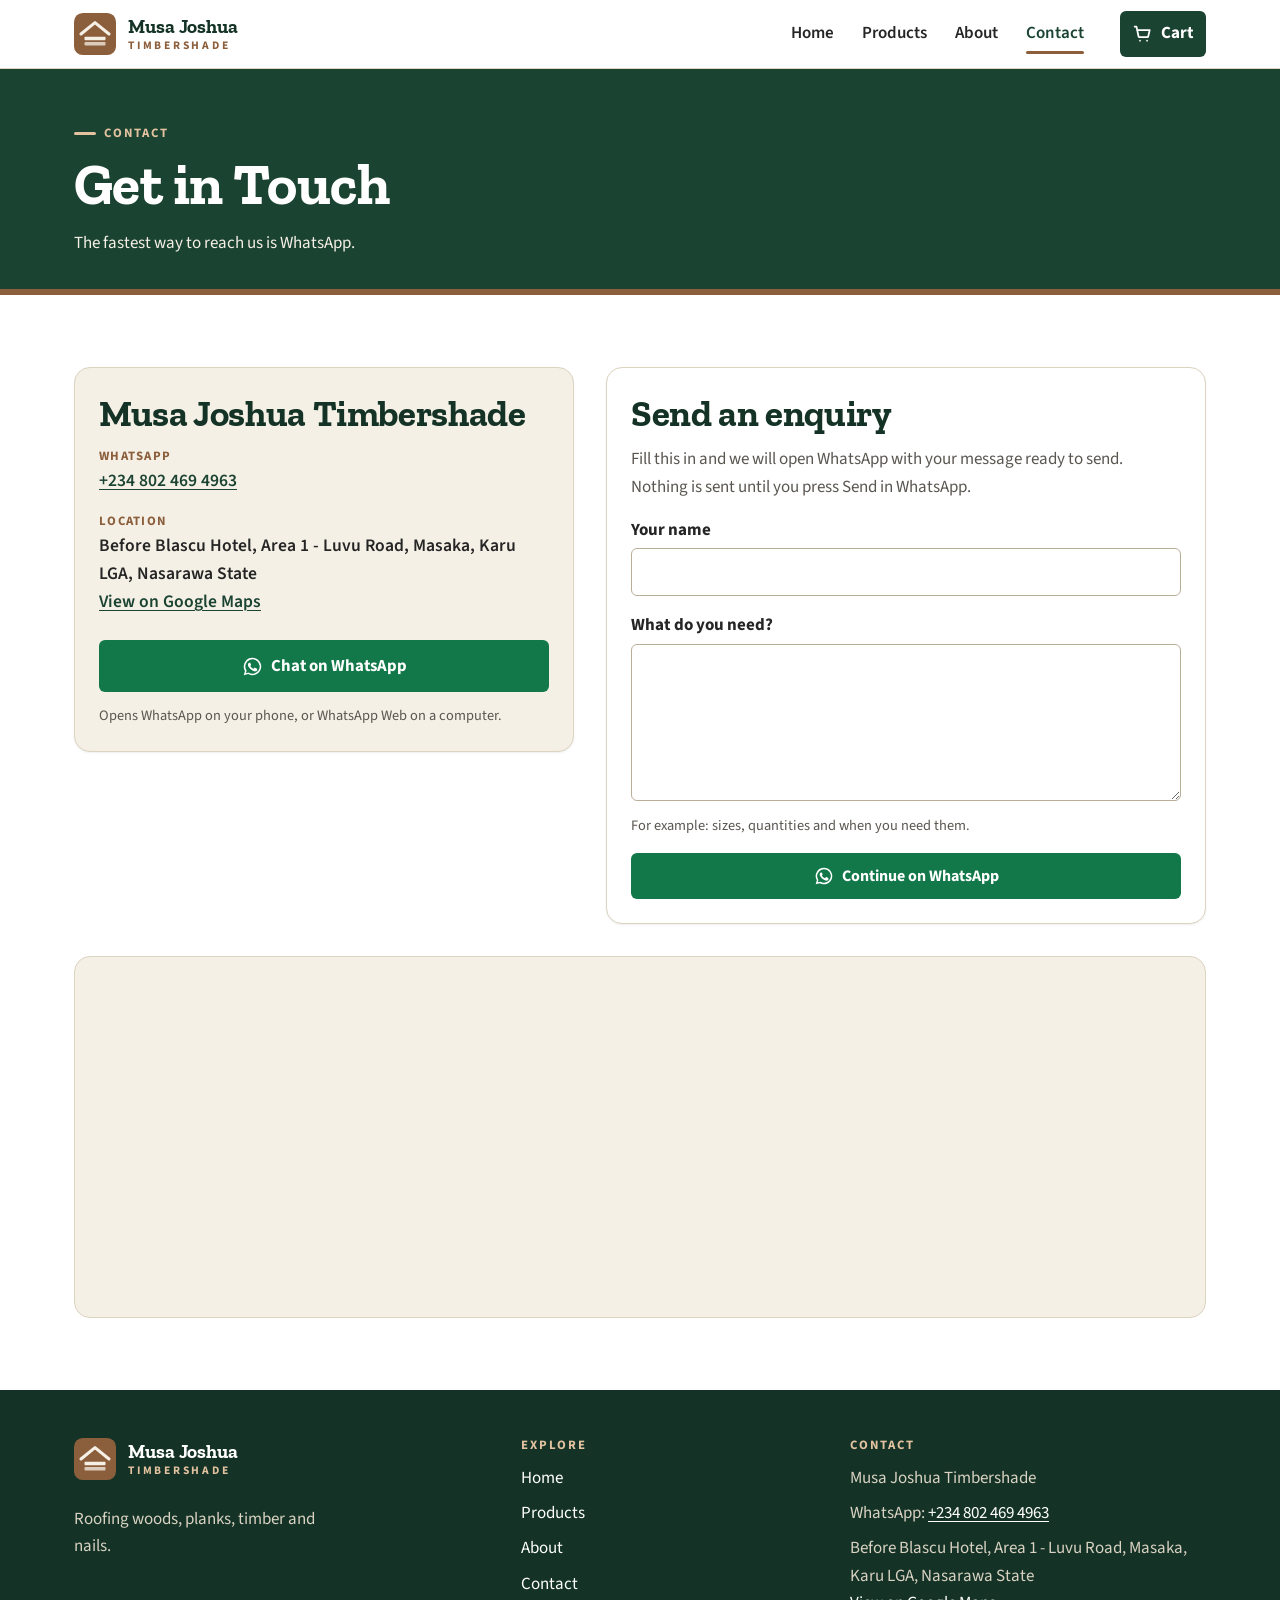
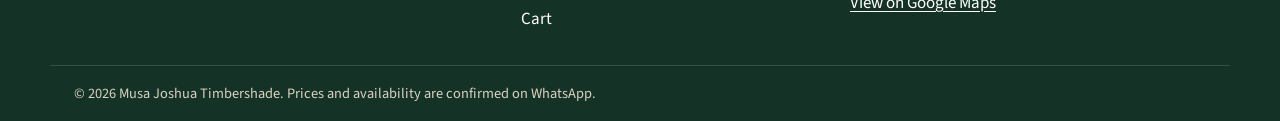
<file: contact.html>
<!DOCTYPE html>
<html lang="en">
<head>
  <meta charset="utf-8">
  <meta name="viewport" content="width=device-width, initial-scale=1">
  <title>Contact | Musa Joshua Timbershade</title>
  <meta name="description" content="Contact Musa Joshua Timbershade on WhatsApp for timber, planks, roofing woods, nails and building materials.">
  <meta name="theme-color" content="#1B4332">
  <link rel="icon" href="assets/images/favicon.svg" type="image/svg+xml">
  <link rel="preconnect" href="https://fonts.googleapis.com">
  <link rel="preconnect" href="https://fonts.gstatic.com" crossorigin>
  <link rel="stylesheet" href="https://fonts.googleapis.com/css2?family=Source+Sans+3:wght@400;600;700&amp;family=Zilla+Slab:wght@600;700&amp;display=swap">
  <link rel="stylesheet" href="assets/css/style.css">
  <link rel="stylesheet" href="assets/css/responsive.css">
</head>
<body data-page="contact">
  <a class="skip-link" href="#main">Skip to main content</a>

  <header class="site-header">
    <div class="container header-inner">
      <a class="brand" href="index.html" aria-label="Musa Joshua Timbershade home">
        <svg class="brand__mark" viewBox="0 0 48 48" aria-hidden="true" focusable="false">
          <rect width="48" height="48" rx="10" fill="#8B5E3C"/>
          <path d="M8 24 24 11l16 13" fill="none" stroke="#F5F0E6" stroke-width="3.5" stroke-linecap="round" stroke-linejoin="round"/>
          <rect x="12" y="27" width="24" height="4" rx="1" fill="#F5F0E6"/>
          <rect x="12" y="33" width="24" height="4" rx="1" fill="#F5F0E6" opacity=".75"/>
        </svg>
        <span class="brand__text">
          <span class="brand__name">Musa Joshua</span>
          <span class="brand__sub">Timbershade</span>
        </span>
      </a>

      <button class="nav-toggle" type="button" aria-expanded="false" aria-controls="site-menu">
        <span class="nav-toggle__bar" aria-hidden="true"></span>
        <span class="visually-hidden">Menu</span>
      </button>

      <nav id="site-menu" class="site-nav" aria-label="Main">
        <ul class="nav-list">
          <li><a href="index.html" data-nav="home">Home</a></li>
          <li><a href="products.html" data-nav="products">Products</a></li>
          <li><a href="about.html" data-nav="about">About</a></li>
          <li><a href="contact.html" data-nav="contact">Contact</a></li>
        </ul>
      </nav>

      <a class="cart-link" href="cart.html" data-nav="cart" data-cart-label aria-label="Cart">
        <svg class="icon" viewBox="0 0 24 24" aria-hidden="true" focusable="false"><path fill="none" stroke="currentColor" stroke-width="2" stroke-linecap="round" stroke-linejoin="round" d="M3 4h2l2.4 11.2a1 1 0 0 0 1 .8h8.9a1 1 0 0 0 1-.8L20 8H6.2M9 20h.01M17 20h.01"/></svg>
        <span class="cart-link__text">Cart</span>
        <span class="cart-count" data-cart-count hidden>0</span>
      </a>
    </div>
  </header>

  <main id="main">
    <section class="page-hero">
      <div class="container">
        <p class="eyebrow eyebrow--light" data-cms="pages.contact.eyebrow">Contact</p>
        <h1 data-cms="pages.contact.title">Get in Touch</h1>
        <p data-cms="pages.contact.intro">The fastest way to reach us is WhatsApp.</p>
      </div>
    </section>

    <section class="section">
      <div class="container contact-grid">
        <div class="contact-card">
          <h2 data-business-name>Musa Joshua Timbershade</h2>
          <dl class="contact-list" id="contact-list">
            <div>
              <dt>WhatsApp</dt>
              <dd><a href="https://wa.me/2348024694963" data-wa-link="enquiry"><span data-wa-display>+234 802 469 4963</span></a></dd>
            </div>
            <div>
              <dt>Location</dt>
              <!-- Set the map link in assets/js/config.js (mapUrl, locationLabel). -->
              <dd data-location>Before Blascu Hotel, Area 1 - Luvu Road, Masaka, Karu LGA, Nasarawa State</dd>
            </div>
          </dl>
          <a class="btn btn--whatsapp btn--lg btn--block" href="https://wa.me/2348024694963" data-wa-link="enquiry"><svg class="icon" viewBox="0 0 24 24" aria-hidden="true" focusable="false"><path fill="currentColor" d="M12 2a10 10 0 0 0-8.6 15.1L2 22l5-1.3A10 10 0 1 0 12 2Zm0 18.2a8.2 8.2 0 0 1-4.2-1.2l-.3-.2-3 .8.8-2.9-.2-.3A8.2 8.2 0 1 1 12 20.2Zm4.5-6.1c-.2-.1-1.5-.7-1.7-.8-.2-.1-.4-.1-.6.1l-.8 1c-.1.2-.3.2-.5.1a6.7 6.7 0 0 1-3.3-2.9c-.2-.4.2-.4.7-1.3.1-.2 0-.3 0-.4l-.8-1.8c-.2-.5-.4-.4-.6-.4h-.5a1 1 0 0 0-.7.3 3 3 0 0 0-.9 2.2 5.2 5.2 0 0 0 1.1 2.7 11.8 11.8 0 0 0 4.5 4c1.7.7 2.3.8 3.2.6.5-.1 1.5-.6 1.7-1.2.2-.6.2-1.1.2-1.2-.1-.1-.3-.2-.5-.3Z"/></svg> Chat on WhatsApp</a>
          <p class="muted small" data-cms="pages.contact.card_note">Opens WhatsApp on your phone, or WhatsApp Web on a computer.</p>
        </div>

        <form class="enquiry-form" id="enquiry-form" novalidate>
          <h2 data-cms="pages.contact.form_heading">Send an enquiry</h2>
          <p class="muted" data-cms="pages.contact.form_intro">Fill this in and we will open WhatsApp with your message ready to send. Nothing is sent until you press Send in WhatsApp.</p>
          <div class="form-field">
            <label for="enq-name">Your name</label>
            <input id="enq-name" name="name" type="text" autocomplete="name" maxlength="80" required aria-describedby="enq-name-error">
            <p class="field-error" id="enq-name-error" hidden>Please enter your name.</p>
          </div>
          <div class="form-field">
            <label for="enq-message">What do you need?</label>
            <textarea id="enq-message" name="message" rows="5" maxlength="1000" required aria-describedby="enq-message-hint enq-message-error"></textarea>
            <p class="field-hint" id="enq-message-hint">For example: sizes, quantities and when you need them.</p>
            <p class="field-error" id="enq-message-error" hidden>Please tell us what you need.</p>
          </div>
          <button class="btn btn--whatsapp btn--block" type="submit"><svg class="icon" viewBox="0 0 24 24" aria-hidden="true" focusable="false"><path fill="currentColor" d="M12 2a10 10 0 0 0-8.6 15.1L2 22l5-1.3A10 10 0 1 0 12 2Zm0 18.2a8.2 8.2 0 0 1-4.2-1.2l-.3-.2-3 .8.8-2.9-.2-.3A8.2 8.2 0 1 1 12 20.2Zm4.5-6.1c-.2-.1-1.5-.7-1.7-.8-.2-.1-.4-.1-.6.1l-.8 1c-.1.2-.3.2-.5.1a6.7 6.7 0 0 1-3.3-2.9c-.2-.4.2-.4.7-1.3.1-.2 0-.3 0-.4l-.8-1.8c-.2-.5-.4-.4-.6-.4h-.5a1 1 0 0 0-.7.3 3 3 0 0 0-.9 2.2 5.2 5.2 0 0 0 1.1 2.7 11.8 11.8 0 0 0 4.5 4c1.7.7 2.3.8 3.2.6.5-.1 1.5-.6 1.7-1.2.2-.6.2-1.1.2-1.2-.1-.1-.3-.2-.5-.3Z"/></svg> Continue on WhatsApp</button>
        </form>
      </div>
      <div class="container">
        <div class="map-embed" data-map hidden></div>
      </div>
    </section>
  </main>

  <footer class="site-footer">
    <div class="container footer-grid">
      <div class="footer-brand">
        <a class="brand brand--light" href="index.html" aria-label="Musa Joshua Timbershade home">
          <svg class="brand__mark" viewBox="0 0 48 48" aria-hidden="true" focusable="false">
          <rect width="48" height="48" rx="10" fill="#8B5E3C"/>
          <path d="M8 24 24 11l16 13" fill="none" stroke="#F5F0E6" stroke-width="3.5" stroke-linecap="round" stroke-linejoin="round"/>
          <rect x="12" y="27" width="24" height="4" rx="1" fill="#F5F0E6"/>
          <rect x="12" y="33" width="24" height="4" rx="1" fill="#F5F0E6" opacity=".75"/>
        </svg>
          <span class="brand__text">
            <span class="brand__name">Musa Joshua</span>
            <span class="brand__sub">Timbershade</span>
          </span>
        </a>
        <p data-cms="settings.footerTagline">Roofing woods, planks, timber and nails.</p>
      </div>
      <nav class="footer-nav" aria-label="Footer">
        <h2 class="footer-heading">Explore</h2>
        <ul>
          <li><a href="index.html">Home</a></li>
          <li><a href="products.html">Products</a></li>
          <li><a href="about.html">About</a></li>
          <li><a href="contact.html">Contact</a></li>
          <li><a href="cart.html">Cart</a></li>
        </ul>
      </nav>
      <div class="footer-contact">
        <h2 class="footer-heading">Contact</h2>
        <p><span data-business-name>Musa Joshua Timbershade</span></p>
        <p>WhatsApp: <a href="https://wa.me/2348024694963" data-wa-link="enquiry"><span data-wa-display>+234 802 469 4963</span></a></p>
        <p data-location>Before Blascu Hotel, Area 1 - Luvu Road, Masaka, Karu LGA, Nasarawa State</p>
      </div>
    </div>
    <div class="container footer-bottom">
      <p>&copy; <span data-year>2026</span> <span data-cms="settings.copyrightText">Musa Joshua Timbershade</span>. <span data-cms="settings.footerText">Prices and availability are confirmed on WhatsApp.</span></p>
    </div>
  </footer>

  <script src="assets/js/config.js" defer></script>
  <script src="assets/js/products-data.js" defer></script>
  <script src="assets/js/site-data.js" defer></script>
  <script src="assets/js/main.js" defer></script>
  <script src="assets/js/cms.js" defer></script>
  <script src="assets/js/cart.js" defer></script>
  <script src="assets/js/checkout.js" defer></script>
  <script src="assets/js/contact.js" defer></script>
</body>
</html>
</file>
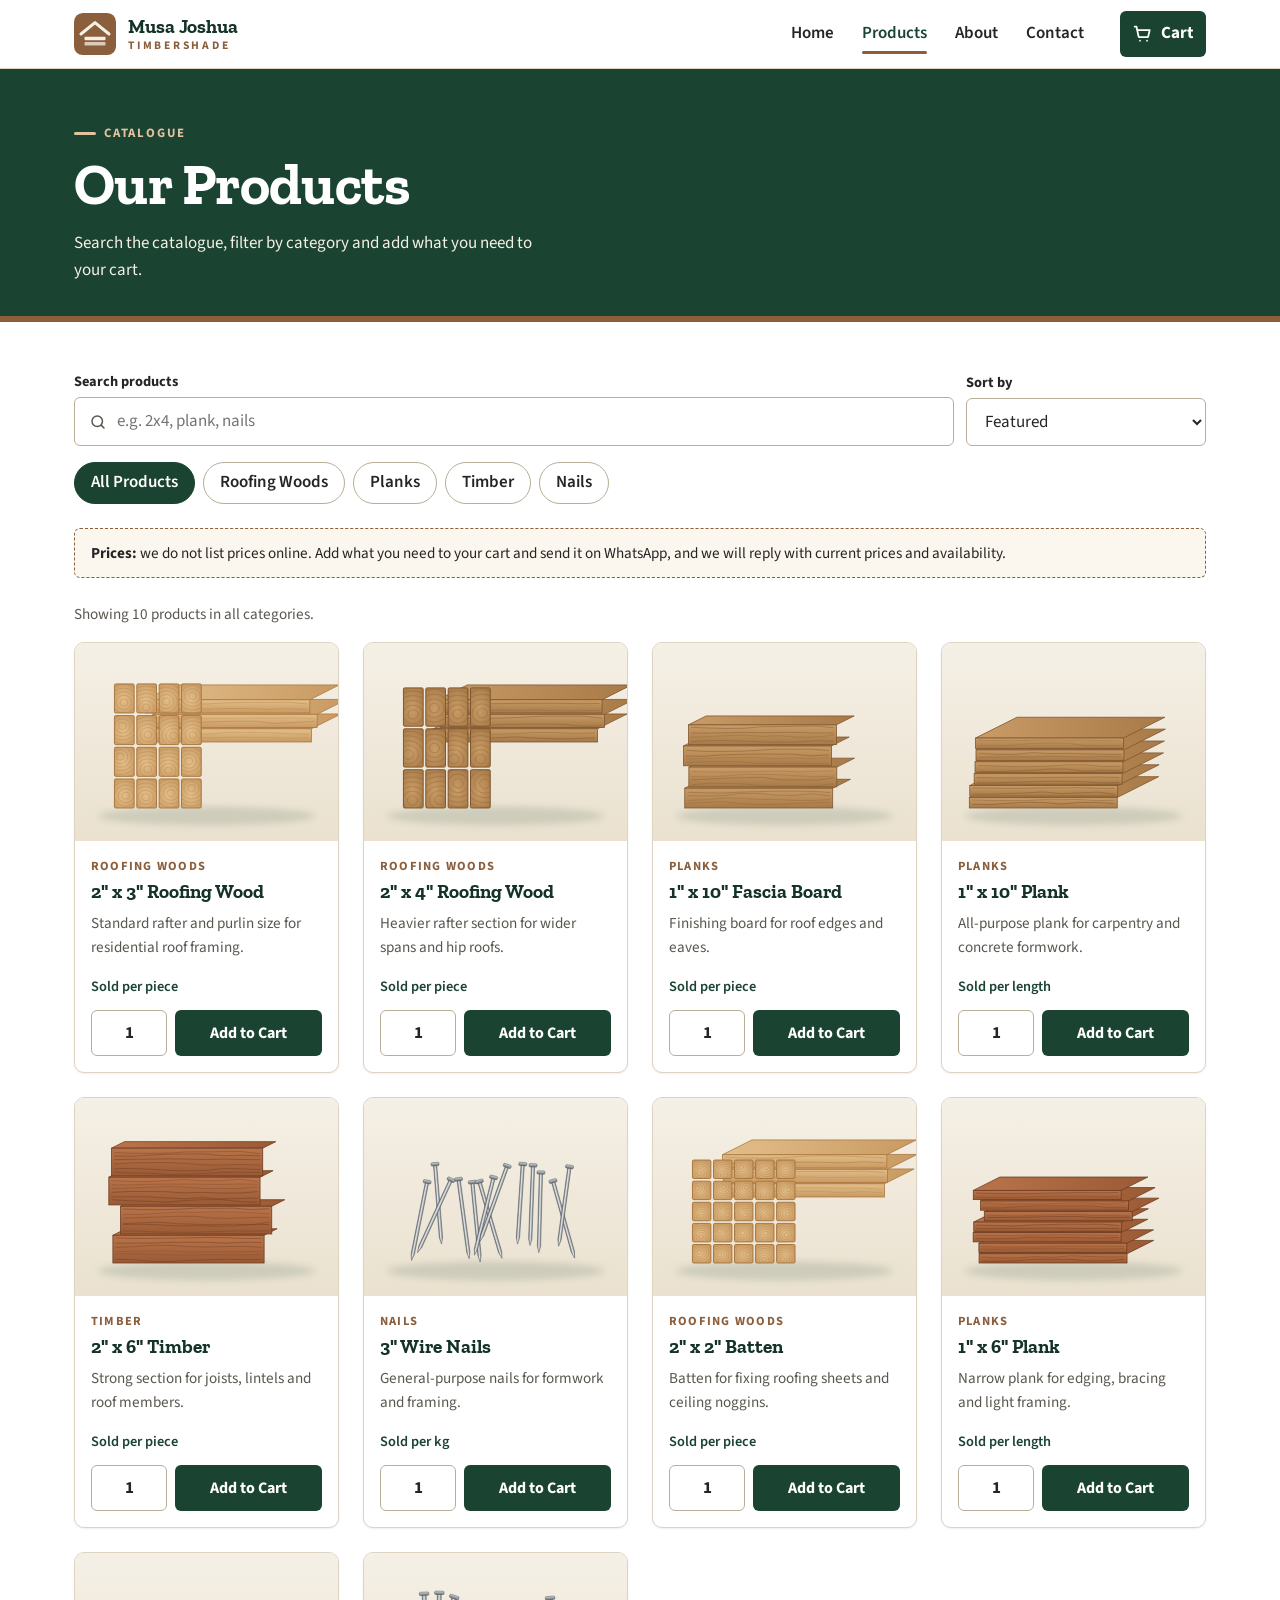
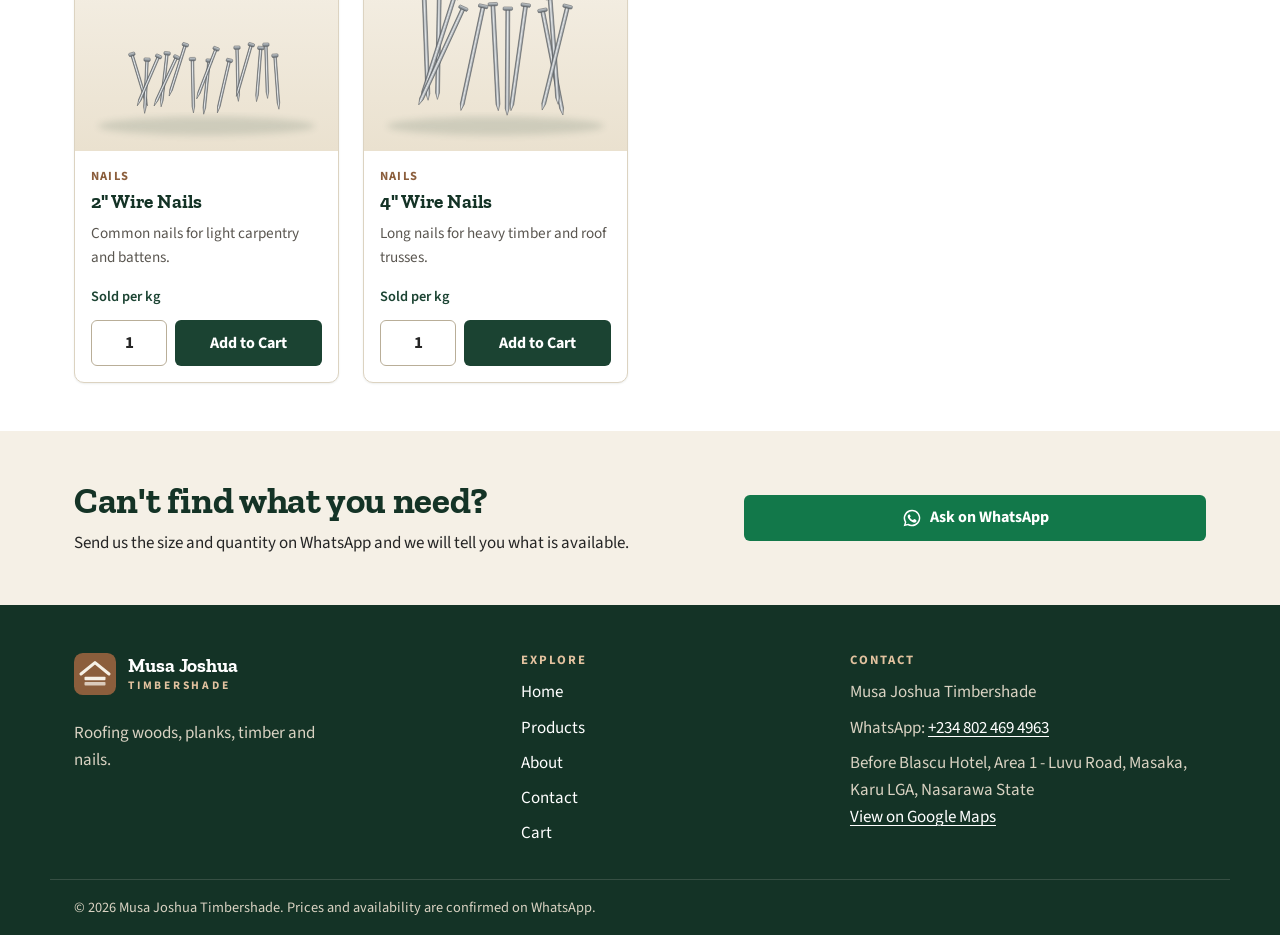
<file: products.html>
<!DOCTYPE html>
<html lang="en">
<head>
  <meta charset="utf-8">
  <meta name="viewport" content="width=device-width, initial-scale=1">
  <title>Products | Musa Joshua Timbershade</title>
  <meta name="description" content="Browse roofing woods, planks, timber and nails. Add to cart and order on WhatsApp.">
  <meta name="theme-color" content="#1B4332">
  <link rel="icon" href="assets/images/favicon.svg" type="image/svg+xml">
  <link rel="preconnect" href="https://fonts.googleapis.com">
  <link rel="preconnect" href="https://fonts.gstatic.com" crossorigin>
  <link rel="stylesheet" href="https://fonts.googleapis.com/css2?family=Source+Sans+3:wght@400;600;700&amp;family=Zilla+Slab:wght@600;700&amp;display=swap">
  <link rel="stylesheet" href="assets/css/style.css">
  <link rel="stylesheet" href="assets/css/responsive.css">
</head>
<body data-page="products">
  <a class="skip-link" href="#main">Skip to main content</a>

  <header class="site-header">
    <div class="container header-inner">
      <a class="brand" href="index.html" aria-label="Musa Joshua Timbershade home">
        <svg class="brand__mark" viewBox="0 0 48 48" aria-hidden="true" focusable="false">
          <rect width="48" height="48" rx="10" fill="#8B5E3C"/>
          <path d="M8 24 24 11l16 13" fill="none" stroke="#F5F0E6" stroke-width="3.5" stroke-linecap="round" stroke-linejoin="round"/>
          <rect x="12" y="27" width="24" height="4" rx="1" fill="#F5F0E6"/>
          <rect x="12" y="33" width="24" height="4" rx="1" fill="#F5F0E6" opacity=".75"/>
        </svg>
        <span class="brand__text">
          <span class="brand__name">Musa Joshua</span>
          <span class="brand__sub">Timbershade</span>
        </span>
      </a>

      <button class="nav-toggle" type="button" aria-expanded="false" aria-controls="site-menu">
        <span class="nav-toggle__bar" aria-hidden="true"></span>
        <span class="visually-hidden">Menu</span>
      </button>

      <nav id="site-menu" class="site-nav" aria-label="Main">
        <ul class="nav-list">
          <li><a href="index.html" data-nav="home">Home</a></li>
          <li><a href="products.html" data-nav="products">Products</a></li>
          <li><a href="about.html" data-nav="about">About</a></li>
          <li><a href="contact.html" data-nav="contact">Contact</a></li>
        </ul>
      </nav>

      <a class="cart-link" href="cart.html" data-nav="cart" data-cart-label aria-label="Cart">
        <svg class="icon" viewBox="0 0 24 24" aria-hidden="true" focusable="false"><path fill="none" stroke="currentColor" stroke-width="2" stroke-linecap="round" stroke-linejoin="round" d="M3 4h2l2.4 11.2a1 1 0 0 0 1 .8h8.9a1 1 0 0 0 1-.8L20 8H6.2M9 20h.01M17 20h.01"/></svg>
        <span class="cart-link__text">Cart</span>
        <span class="cart-count" data-cart-count hidden>0</span>
      </a>
    </div>
  </header>

  <main id="main">
    <section class="page-hero">
      <div class="container">
        <p class="eyebrow eyebrow--light">Catalogue</p>
        <h1>Our Products</h1>
        <p>Search the catalogue, filter by category and add what you need to your cart.</p>
      </div>
    </section>

    <section class="section section--tight" id="catalogue" aria-label="Product catalogue">
      <div class="container">
        <div class="catalogue-controls">
          <form class="search-field" id="product-search-form" role="search">
            <label for="product-search">Search products</label>
            <input id="product-search" type="search" placeholder="e.g. 2x4, plank, nails" autocomplete="off" maxlength="80">
          </form>
          <div class="sort-field">
            <label for="product-sort">Sort by</label>
            <select id="product-sort">
              <option value="featured">Featured</option>
              <option value="name">Name: A to Z</option>
            </select>
          </div>
        </div>
        <div class="chip-row" id="category-filters" role="group" aria-label="Filter by category"></div>
        <p class="demo-note" role="note"><strong>Prices:</strong> we do not list prices online. Add what you need to your cart and send it on WhatsApp, and we will reply with current prices and availability.</p>
        <p class="results-status" id="results-status" role="status" aria-live="polite"></p>
        <div class="product-grid" id="product-grid">
          <p class="notice">Loading products&hellip;</p>
        </div>
      </div>
    </section>

    <section class="section section--cream section--tight">
      <div class="container contact-band">
        <div>
          <h2>Can't find what you need?</h2>
          <p>Send us the size and quantity on WhatsApp and we will tell you what is available.</p>
        </div>
        <div class="contact-band__actions">
          <a class="btn btn--whatsapp" href="https://wa.me/2348024694963" data-wa-link="enquiry"><svg class="icon" viewBox="0 0 24 24" aria-hidden="true" focusable="false"><path fill="currentColor" d="M12 2a10 10 0 0 0-8.6 15.1L2 22l5-1.3A10 10 0 1 0 12 2Zm0 18.2a8.2 8.2 0 0 1-4.2-1.2l-.3-.2-3 .8.8-2.9-.2-.3A8.2 8.2 0 1 1 12 20.2Zm4.5-6.1c-.2-.1-1.5-.7-1.7-.8-.2-.1-.4-.1-.6.1l-.8 1c-.1.2-.3.2-.5.1a6.7 6.7 0 0 1-3.3-2.9c-.2-.4.2-.4.7-1.3.1-.2 0-.3 0-.4l-.8-1.8c-.2-.5-.4-.4-.6-.4h-.5a1 1 0 0 0-.7.3 3 3 0 0 0-.9 2.2 5.2 5.2 0 0 0 1.1 2.7 11.8 11.8 0 0 0 4.5 4c1.7.7 2.3.8 3.2.6.5-.1 1.5-.6 1.7-1.2.2-.6.2-1.1.2-1.2-.1-.1-.3-.2-.5-.3Z"/></svg> Ask on WhatsApp</a>
        </div>
      </div>
    </section>
  </main>

  <footer class="site-footer">
    <div class="container footer-grid">
      <div class="footer-brand">
        <a class="brand brand--light" href="index.html" aria-label="Musa Joshua Timbershade home">
          <svg class="brand__mark" viewBox="0 0 48 48" aria-hidden="true" focusable="false">
          <rect width="48" height="48" rx="10" fill="#8B5E3C"/>
          <path d="M8 24 24 11l16 13" fill="none" stroke="#F5F0E6" stroke-width="3.5" stroke-linecap="round" stroke-linejoin="round"/>
          <rect x="12" y="27" width="24" height="4" rx="1" fill="#F5F0E6"/>
          <rect x="12" y="33" width="24" height="4" rx="1" fill="#F5F0E6" opacity=".75"/>
        </svg>
          <span class="brand__text">
            <span class="brand__name">Musa Joshua</span>
            <span class="brand__sub">Timbershade</span>
          </span>
        </a>
        <p data-cms="settings.footerTagline">Roofing woods, planks, timber and nails.</p>
      </div>
      <nav class="footer-nav" aria-label="Footer">
        <h2 class="footer-heading">Explore</h2>
        <ul>
          <li><a href="index.html">Home</a></li>
          <li><a href="products.html">Products</a></li>
          <li><a href="about.html">About</a></li>
          <li><a href="contact.html">Contact</a></li>
          <li><a href="cart.html">Cart</a></li>
        </ul>
      </nav>
      <div class="footer-contact">
        <h2 class="footer-heading">Contact</h2>
        <p><span data-business-name>Musa Joshua Timbershade</span></p>
        <p>WhatsApp: <a href="https://wa.me/2348024694963" data-wa-link="enquiry"><span data-wa-display>+234 802 469 4963</span></a></p>
        <p data-location>Before Blascu Hotel, Area 1 - Luvu Road, Masaka, Karu LGA, Nasarawa State</p>
      </div>
    </div>
    <div class="container footer-bottom">
      <p>&copy; <span data-year>2026</span> <span data-cms="settings.copyrightText">Musa Joshua Timbershade</span>. <span data-cms="settings.footerText">Prices and availability are confirmed on WhatsApp.</span></p>
    </div>
  </footer>

  <script src="assets/js/config.js" defer></script>
  <script src="assets/js/products-data.js" defer></script>
  <script src="assets/js/site-data.js" defer></script>
  <script src="assets/js/main.js" defer></script>
  <script src="assets/js/cms.js" defer></script>
  <script src="assets/js/cart.js" defer></script>
  <script src="assets/js/checkout.js" defer></script>
  <script src="assets/js/products.js" defer></script>
</body>
</html>
</file>
<file: assets/css/style.css>
/* ==========================================================================
   Musa Joshua Timbershade: base styles (mobile first)
   Breakpoint overrides live in responsive.css.
   ========================================================================== */

/* ---------- Design tokens ---------- */
:root {
  --forest: #1B4332;
  --forest-deep: #143326;
  --forest-soft: #2D6A4F;
  --cream: #F5F0E6;
  --cream-dark: #EAE1CF;
  --timber: #8B5E3C;
  --timber-dark: #6E4A2F;
  --white: #FFFFFF;
  --ink: #252525;
  --ink-muted: #5A5650;
  --line: #DCD3C1;
  --whatsapp: #12784A;
  --whatsapp-dark: #0D5E39;
  --danger: #A12C1F;

  --font-display: 'Zilla Slab', 'Rockwell', Georgia, 'Times New Roman', serif;
  --font-body: 'Source Sans 3', 'Segoe UI', Roboto, 'Helvetica Neue', Arial, sans-serif;

  --radius-sm: 6px;
  --radius: 10px;
  --radius-lg: 16px;
  --shadow-sm: 0 1px 2px rgba(20, 51, 38, .08);
  --shadow: 0 6px 20px rgba(20, 51, 38, .10);
  --shadow-lg: 0 16px 40px rgba(20, 51, 38, .18);

  --space-1: .25rem;
  --space-2: .5rem;
  --space-3: .75rem;
  --space-4: 1rem;
  --space-5: 1.5rem;
  --space-6: 2rem;
  --space-7: 3rem;
  --space-8: 4.5rem;

  --container: 1180px;
  --header-h: 68px;
  --ease: cubic-bezier(.2, .7, .2, 1);
}

/* ---------- Reset ---------- */
*, *::before, *::after { box-sizing: border-box; }
html { -webkit-text-size-adjust: 100%; scroll-behavior: smooth; scroll-padding-top: calc(var(--header-h) + 1rem); }
body {
  margin: 0;
  font-family: var(--font-body);
  font-size: 1.0625rem;
  line-height: 1.6;
  color: var(--ink);
  background: var(--white);
  text-rendering: optimizeLegibility;
}
img, svg { display: block; max-width: 100%; height: auto; }
h1, h2, h3 { font-family: var(--font-display); line-height: 1.15; margin: 0 0 var(--space-3); color: var(--forest-deep); letter-spacing: -.01em; }
h1 { font-size: clamp(2.1rem, 6vw, 3.6rem); }
h2 { font-size: clamp(1.6rem, 4vw, 2.3rem); }
h3 { font-size: 1.25rem; }
p { margin: 0 0 var(--space-4); }
a { color: var(--forest); text-decoration-thickness: 1px; text-underline-offset: 3px; }
a:hover { color: var(--timber-dark); }
ul, ol { margin: 0; padding: 0; }
button, input, select, textarea { font: inherit; color: inherit; }
:focus-visible { outline: 3px solid var(--timber); outline-offset: 2px; border-radius: 4px; }

@media (prefers-reduced-motion: reduce) {
  *, *::before, *::after { transition-duration: .01ms !important; animation-duration: .01ms !important; }
  html { scroll-behavior: auto; }
}

/* ---------- Utilities ---------- */
.container { width: 100%; max-width: var(--container); margin-inline: auto; padding-inline: var(--space-4); }
.visually-hidden { position: absolute !important; width: 1px; height: 1px; padding: 0; margin: -1px; overflow: hidden; clip: rect(0 0 0 0); white-space: nowrap; border: 0; }
.muted { color: var(--ink-muted); }
.small { font-size: .9rem; }
.notice { padding: var(--space-4); color: var(--ink-muted); }
.is-placeholder { font-style: italic; color: var(--ink-muted); }
.skip-link { position: absolute; left: var(--space-4); top: -100px; z-index: 100; background: var(--forest); color: var(--white); padding: var(--space-2) var(--space-4); border-radius: var(--radius-sm); }
.skip-link:focus { top: var(--space-2); color: var(--white); }
.icon { width: 1.25em; height: 1.25em; flex: none; }

.eyebrow {
  display: inline-flex; align-items: center; gap: var(--space-2);
  font-size: .8rem; font-weight: 700; letter-spacing: .14em; text-transform: uppercase;
  color: var(--timber); margin-bottom: var(--space-2);
}
.eyebrow::before { content: ''; width: 22px; height: 3px; background: currentColor; border-radius: 2px; }
.eyebrow--light { color: #E2C29F; }

/* ---------- Buttons ---------- */
.btn {
  display: inline-flex; align-items: center; justify-content: center; gap: var(--space-2);
  min-height: 46px; padding: .7rem 1.25rem;
  border: 2px solid transparent; border-radius: var(--radius-sm);
  font-weight: 700; font-size: 1rem; line-height: 1.2; text-align: center; text-decoration: none;
  cursor: pointer; transition: background-color .2s var(--ease), color .2s var(--ease), border-color .2s var(--ease), transform .2s var(--ease), box-shadow .2s var(--ease);
}
.btn:hover { transform: translateY(-1px); }
.btn:active { transform: translateY(0); }
.btn:disabled, .btn[aria-disabled="true"] { opacity: .55; cursor: not-allowed; transform: none; }
.btn--lg { min-height: 52px; padding: .85rem 1.6rem; font-size: 1.05rem; }
.btn--block { width: 100%; }
.btn--primary { background: var(--forest); color: var(--white); }
.btn--primary:hover { background: var(--forest-deep); color: var(--white); box-shadow: var(--shadow); }
.btn--accent { background: var(--timber); color: var(--white); }
.btn--accent:hover { background: var(--timber-dark); color: var(--white); box-shadow: var(--shadow); }
.btn--whatsapp { background: var(--whatsapp); color: var(--white); }
.btn--whatsapp:hover { background: var(--whatsapp-dark); color: var(--white); box-shadow: var(--shadow); }
.btn--outline { background: transparent; color: var(--forest); border-color: var(--forest); }
.btn--outline:hover { background: var(--forest); color: var(--white); }
.btn--text { background: none; color: var(--forest); text-decoration: underline; text-underline-offset: 3px; min-height: 40px; padding-inline: var(--space-2); }
.btn--text:hover { color: var(--danger); transform: none; }

/* ---------- Header & navigation ---------- */
.site-header {
  position: sticky; top: 0; z-index: 50;
  background: rgba(255, 255, 255, .97);
  border-bottom: 1px solid var(--line);
  backdrop-filter: saturate(1.4) blur(6px);
}
.header-inner { display: flex; align-items: center; gap: var(--space-3); min-height: var(--header-h); }

.brand { display: inline-flex; align-items: center; gap: var(--space-3); text-decoration: none; color: var(--forest-deep); margin-right: auto; }
.brand:hover { color: var(--forest-deep); }
.brand__mark { width: 42px; height: 42px; }
.brand__text { display: flex; flex-direction: column; line-height: 1; }
.brand__name { font-family: var(--font-display); font-weight: 700; font-size: 1.2rem; }
.brand__sub { font-size: .72rem; font-weight: 700; letter-spacing: .24em; text-transform: uppercase; color: var(--timber); margin-top: 4px; }
.brand--light, .brand--light:hover { color: var(--white); }
.brand--light .brand__sub { color: #E2C29F; }

.nav-toggle {
  order: 3; display: inline-flex; align-items: center; justify-content: center;
  width: 46px; height: 46px; border: 1px solid var(--line); border-radius: var(--radius-sm); background: var(--white); cursor: pointer;
}
.nav-toggle__bar, .nav-toggle__bar::before, .nav-toggle__bar::after {
  display: block; width: 20px; height: 2px; background: var(--forest-deep); border-radius: 2px; position: relative; transition: transform .2s var(--ease), background-color .2s;
}
.nav-toggle__bar::before, .nav-toggle__bar::after { content: ''; position: absolute; left: 0; }
.nav-toggle__bar::before { top: -6px; }
.nav-toggle__bar::after { top: 6px; }
.nav-toggle[aria-expanded="true"] .nav-toggle__bar { background: transparent; }
.nav-toggle[aria-expanded="true"] .nav-toggle__bar::before { transform: translateY(6px) rotate(45deg); }
.nav-toggle[aria-expanded="true"] .nav-toggle__bar::after { transform: translateY(-6px) rotate(-45deg); }

.site-nav {
  position: absolute; left: 0; right: 0; top: 100%;
  background: var(--white); border-bottom: 1px solid var(--line); box-shadow: var(--shadow);
  display: none;
}
.site-nav.is-open { display: block; }
.nav-list { list-style: none; padding: var(--space-2) var(--space-4) var(--space-4); }
.nav-list a {
  display: block; padding: var(--space-3) var(--space-2);
  font-weight: 600; text-decoration: none; color: var(--ink); border-bottom: 1px solid var(--cream-dark);
}
.nav-list a:hover { color: var(--timber-dark); }
.nav-list a[aria-current="page"] { color: var(--forest); box-shadow: inset 4px 0 0 var(--timber); padding-left: var(--space-4); }

.cart-link {
  order: 2; position: relative; display: inline-flex; align-items: center; gap: var(--space-2);
  min-height: 46px; padding: 0 var(--space-3); border-radius: var(--radius-sm);
  font-weight: 700; text-decoration: none; color: var(--white); background: var(--forest);
  transition: background-color .2s var(--ease);
}
.cart-link:hover, .cart-link[aria-current="page"] { background: var(--forest-deep); color: var(--white); }
.cart-link__text { display: none; }
.cart-count {
  min-width: 22px; height: 22px; padding: 0 6px; border-radius: 11px;
  background: var(--timber); color: var(--white); font-size: .78rem; line-height: 22px; text-align: center;
}
.cart-count[hidden] { display: none; }

/* ---------- Hero ---------- */
.hero { position: relative; background: var(--forest-deep); color: var(--cream); overflow: hidden; }
.hero::before {
  content: ''; position: absolute; inset: 0; pointer-events: none; opacity: .07;
  background: repeating-linear-gradient(100deg, transparent 0 18px, #F5F0E6 18px 19px, transparent 19px 41px);
}
.hero-inner { position: relative; display: grid; gap: var(--space-6); padding-block: var(--space-7) var(--space-8); }
.hero h1 { color: var(--white); max-width: 16ch; }
.hero-lead { font-size: 1.15rem; max-width: 46ch; color: #E6E0D2; }
.hero-actions { display: flex; flex-wrap: wrap; gap: var(--space-3); margin: var(--space-5) 0; }
.hero-actions .btn { flex: 1 1 220px; }
.hero-points { list-style: none; display: flex; flex-wrap: wrap; gap: var(--space-2) var(--space-5); font-size: .95rem; color: #D9D2C2; }
.hero-points li { display: flex; align-items: center; gap: var(--space-2); }
.hero-points li::before { content: ''; width: 8px; height: 8px; border-radius: 2px; background: var(--timber); transform: rotate(45deg); }
.hero-media img { width: 100%; border-radius: var(--radius-lg); box-shadow: var(--shadow-lg); border: 1px solid rgba(245, 240, 230, .12); }

/* Tape-measure strip under the hero */
.measure {
  height: 22px; background-color: #D9B25C;
  background-image:
    repeating-linear-gradient(90deg, #252525 0 2px, transparent 2px 60px),
    repeating-linear-gradient(90deg, #252525 0 1px, transparent 1px 12px);
  background-size: 100% 14px, 100% 7px;
  background-repeat: repeat-x;
  background-position: 0 0, 0 0;
  border-top: 2px solid #B8913E;
}

/* ---------- Sections ---------- */
.section { padding-block: var(--space-7); }
.section--tight { padding-block: var(--space-6); }
.section--cream { background: var(--cream); }
.section--green { background: var(--forest); color: var(--cream); }
.section--green h2 { color: var(--white); }
.section-head { margin-bottom: var(--space-5); max-width: 640px; }
.section-head--split { max-width: none; display: flex; flex-wrap: wrap; gap: var(--space-4); align-items: flex-end; justify-content: space-between; }
.section-head h2 { margin-bottom: 0; }

.page-hero { background: var(--forest); color: var(--cream); padding-block: var(--space-7) var(--space-6); border-bottom: 6px solid var(--timber); }
.page-hero h1 { color: var(--white); }
.page-hero p:last-child { margin-bottom: 0; max-width: 60ch; }
.page-hero--compact { padding-block: var(--space-6) var(--space-5); }

/* ---------- Category cards ---------- */
.category-grid { list-style: none; display: grid; gap: var(--space-4); }
.category-card {
  display: grid; grid-template-columns: 112px 1fr; align-items: center; gap: var(--space-4);
  height: 100%; padding: var(--space-3); text-decoration: none; color: var(--ink);
  background: var(--white); border: 1px solid var(--line); border-radius: var(--radius);
  transition: border-color .2s var(--ease), box-shadow .2s var(--ease), transform .2s var(--ease);
}
.category-card:hover { border-color: var(--timber); box-shadow: var(--shadow); transform: translateY(-2px); color: var(--ink); }
.category-card img { width: 100%; aspect-ratio: 4 / 3; object-fit: cover; border-radius: var(--radius-sm); }
.category-card__body { display: flex; flex-direction: column; gap: 2px; }
.category-card__name { font-family: var(--font-display); font-weight: 700; font-size: 1.2rem; color: var(--forest-deep); }
.category-card__desc { font-size: .92rem; color: var(--ink-muted); line-height: 1.4; }
.category-card__count { font-size: .85rem; font-weight: 700; color: var(--timber); margin-top: var(--space-1); }

/* ---------- Product grid & cards ---------- */
.product-grid { display: grid; gap: var(--space-5); grid-template-columns: 1fr; }
.product-card {
  display: flex; flex-direction: column; overflow: hidden;
  background: var(--white); border: 1px solid var(--line); border-radius: var(--radius);
  box-shadow: var(--shadow-sm); transition: box-shadow .2s var(--ease), transform .2s var(--ease);
}
.product-card:hover { box-shadow: var(--shadow); transform: translateY(-2px); }
.product-card__media { position: relative; background: var(--cream); }
.product-card__media img { width: 100%; aspect-ratio: 4 / 3; object-fit: cover; }
.product-card__body { display: flex; flex-direction: column; flex: 1; padding: var(--space-4); }
.product-card__category { font-size: .78rem; font-weight: 700; letter-spacing: .1em; text-transform: uppercase; color: var(--timber); margin-bottom: var(--space-1); }
.product-card__title { font-size: 1.2rem; margin-bottom: var(--space-2); }
.product-card__desc { font-size: .95rem; color: var(--ink-muted); flex: 1; }
.product-card__unit { font-size: .9rem; font-weight: 600; color: var(--forest); margin-bottom: var(--space-3); }
.product-card__actions { display: grid; grid-template-columns: 76px 1fr; gap: var(--space-2); }

.qty-input {
  width: 100%; min-height: 46px; padding: 0 var(--space-2);
  border: 1px solid #B9AE98; border-radius: var(--radius-sm); background: var(--white);
  text-align: center; font-weight: 700; -moz-appearance: textfield; appearance: textfield;
}
.qty-input::-webkit-outer-spin-button, .qty-input::-webkit-inner-spin-button { -webkit-appearance: none; margin: 0; }
.qty-input:focus { border-color: var(--forest); }

.demo-note {
  margin-bottom: var(--space-5); padding: var(--space-3) var(--space-4);
  background: #FBF7EE; border: 1px dashed var(--timber); border-radius: var(--radius-sm);
  font-size: .95rem; color: var(--ink);
}

/* ---------- Catalogue controls ---------- */
.catalogue-controls { display: grid; gap: var(--space-3); margin-bottom: var(--space-4); }
.search-field label, .sort-field label { display: block; font-weight: 700; font-size: .9rem; margin-bottom: var(--space-1); }
.search-field input, .sort-field select, .form-field input, .form-field textarea {
  width: 100%; min-height: 48px; padding: .6rem .9rem;
  border: 1px solid #B9AE98; border-radius: var(--radius-sm); background: var(--white);
}
.search-field input {
  padding-left: 2.6rem;
  background: var(--white) url("data:image/svg+xml,%3Csvg xmlns='http://www.w3.org/2000/svg' viewBox='0 0 24 24' fill='none' stroke='%235A5650' stroke-width='2' stroke-linecap='round'%3E%3Ccircle cx='11' cy='11' r='7'/%3E%3Cpath d='m20 20-3.5-3.5'/%3E%3C/svg%3E") no-repeat .85rem center / 1.1rem;
}
.search-field input:focus, .sort-field select:focus, .form-field input:focus, .form-field textarea:focus { border-color: var(--forest); }

.chip-row { display: flex; gap: var(--space-2); overflow-x: auto; padding-bottom: var(--space-2); margin-bottom: var(--space-4); scrollbar-width: thin; }
.chip {
  flex: none; min-height: 42px; padding: .4rem 1rem; border-radius: 999px;
  border: 1px solid #B9AE98; background: var(--white); font-weight: 600; cursor: pointer;
  transition: background-color .2s var(--ease), color .2s var(--ease), border-color .2s var(--ease);
}
.chip:hover { border-color: var(--forest); }
.chip[aria-pressed="true"] { background: var(--forest); border-color: var(--forest); color: var(--white); }
.results-status { font-size: .95rem; color: var(--ink-muted); margin-bottom: var(--space-4); }

/* ---------- Features ---------- */
.review-grid { list-style: none; display: grid; gap: var(--space-4); }
.review { display: flex; flex-direction: column; gap: var(--space-2); padding: var(--space-5); background: var(--white); border: 1px solid var(--line); border-radius: var(--radius); }
.review__quote { margin: 0; flex: 1; font-size: 1.05rem; }
.review__quote p { margin: 0; }
.review__quote p::before { content: '\201C'; }
.review__quote p::after { content: '\201D'; }
.review__name { margin: 0; font-family: var(--font-display); font-weight: 700; font-size: 1.1rem; color: var(--forest-deep); }
.review__context { margin: 0; font-size: .9rem; color: var(--ink-muted); }
.review--invite { border-style: dashed; border-color: var(--timber); background: #FBF7EE; }
.review--invite p { margin: 0; color: var(--ink-muted); }
.review--invite .review__name { color: var(--forest-deep); }
.review--invite .btn { align-self: flex-start; margin-top: var(--space-2); }
.feature-grid { list-style: none; display: grid; gap: var(--space-4); }
.feature { padding: var(--space-5); border: 1px solid var(--line); border-radius: var(--radius); border-top: 4px solid var(--timber); background: var(--white); }
.feature p { margin: 0; color: var(--ink-muted); }
.feature__icon { width: 44px; height: 44px; margin-bottom: var(--space-3); fill: none; stroke: var(--forest); stroke-width: 2.5; stroke-linecap: round; stroke-linejoin: round; }

/* ---------- Split layout (about) ---------- */
.split { display: grid; gap: var(--space-6); align-items: center; }
.split__media { display: grid; gap: var(--space-4); }
.split__media img { width: 100%; border-radius: var(--radius); box-shadow: var(--shadow); }
.about-teaser .split__copy p { color: #E6E0D2; }
.prose h2 { margin-top: var(--space-5); }
.prose h2:first-child { margin-top: 0; }
.steps { padding-left: 1.25rem; display: grid; gap: var(--space-3); }
.steps li::marker { color: var(--timber); font-weight: 700; }

.supply-list { list-style: none; display: grid; gap: var(--space-3); }
.supply-list li { display: flex; flex-direction: column; padding: var(--space-4); background: var(--white); border-radius: var(--radius); border-left: 4px solid var(--timber); }
.supply-list a { font-family: var(--font-display); font-weight: 700; font-size: 1.15rem; }
.supply-list span { color: var(--ink-muted); font-size: .95rem; }

/* ---------- Contact ---------- */
.contact-band { display: grid; gap: var(--space-5); align-items: center; }
.contact-band h2 { margin-bottom: var(--space-2); }
.contact-band p:last-child { margin-bottom: 0; }
.contact-band__actions { display: flex; flex-wrap: wrap; gap: var(--space-3); }
.contact-band__actions .btn { flex: 1 1 200px; }

.contact-grid { display: grid; gap: var(--space-6); align-items: start; }
.contact-card, .enquiry-form { padding: var(--space-5); border: 1px solid var(--line); border-radius: var(--radius-lg); background: var(--white); box-shadow: var(--shadow-sm); }
.contact-card { background: var(--cream); }
.contact-list { margin: 0 0 var(--space-5); display: grid; gap: var(--space-4); }
.contact-list dt { font-size: .8rem; font-weight: 700; letter-spacing: .1em; text-transform: uppercase; color: var(--timber); }
.contact-list dd { margin: 0; font-size: 1.1rem; font-weight: 600; }
.contact-card .small { margin: var(--space-3) 0 0; }
.form-field { margin-bottom: var(--space-4); }
.form-field label { display: block; font-weight: 700; margin-bottom: var(--space-1); }
.form-field textarea { resize: vertical; min-height: 120px; }
.field-hint { font-size: .9rem; color: var(--ink-muted); margin: var(--space-1) 0 0; }
.field-error { font-size: .9rem; color: var(--danger); font-weight: 600; margin: var(--space-1) 0 0; }
[aria-invalid="true"] { border-color: var(--danger) !important; }

/* ---------- Cart ---------- */
.cart-layout { display: grid; gap: var(--space-6); align-items: start; }
.cart-list { list-style: none; display: grid; gap: var(--space-3); }
.cart-item {
  display: grid; grid-template-columns: 84px 1fr; grid-template-areas: "img info" "qty remove";
  gap: var(--space-3); align-items: center; padding: var(--space-4);
  background: var(--white); border: 1px solid var(--line); border-radius: var(--radius);
}
.cart-item__img { grid-area: img; width: 84px; aspect-ratio: 4 / 3; object-fit: cover; border-radius: var(--radius-sm); background: var(--cream); }
.cart-item__info { grid-area: info; min-width: 0; }
.cart-item__name { font-size: 1.1rem; margin-bottom: var(--space-1); }
.cart-item__unit, .cart-item__note { margin: 0; font-size: .92rem; color: var(--ink-muted); }
.qty-control { grid-area: qty; display: inline-grid; grid-template-columns: 44px 72px 44px; }
.qty-control .qty-input { border-radius: 0; border-inline: 0; }
.qty-step {
  min-height: 46px; border: 1px solid #B9AE98; background: var(--cream); font-size: 1.25rem; font-weight: 700; cursor: pointer;
  transition: background-color .2s var(--ease);
}
.qty-step:first-of-type { border-radius: var(--radius-sm) 0 0 var(--radius-sm); }
.qty-step:last-of-type { border-radius: 0 var(--radius-sm) var(--radius-sm) 0; }
.qty-step:hover:not(:disabled) { background: var(--cream-dark); }
.qty-step:disabled { opacity: .4; cursor: not-allowed; }
.cart-item__remove { grid-area: remove; justify-self: end; }
.cart-item--missing { grid-template-columns: 1fr; grid-template-areas: "info" "remove"; background: #FBF4F2; border-style: dashed; }

.cart-summary { position: sticky; top: calc(var(--header-h) + var(--space-4)); display: grid; gap: var(--space-3); padding: var(--space-5); background: var(--cream); border-radius: var(--radius-lg); border: 1px solid var(--line); }
.cart-summary h2 { font-size: 1.4rem; margin: 0; }
.summary-list { margin: 0; }
.summary-row { display: flex; justify-content: space-between; gap: var(--space-4); padding: var(--space-2) 0; border-bottom: 1px solid var(--line); }
.summary-row dt { font-weight: 600; }
.summary-row dd { margin: 0; font-family: var(--font-display); font-weight: 700; font-size: 1.35rem; color: var(--forest-deep); }
.summary-row--total dd { font-size: 1.5rem; }
.cart-summary__note { font-size: .9rem; color: var(--ink-muted); margin: 0; }

.empty-state { text-align: center; max-width: 520px; margin: 0 auto; padding: var(--space-6) var(--space-4); }
.empty-state img { margin: 0 auto var(--space-4); width: 220px; border-radius: var(--radius); }
.empty-state--inline { grid-column: 1 / -1; }

/* ---------- Modal ---------- */
.modal {
  width: min(520px, calc(100% - 2rem)); padding: 0; border: 0; border-radius: var(--radius-lg);
  box-shadow: var(--shadow-lg); color: var(--ink);
}
.modal::backdrop { background: rgba(20, 51, 38, .55); }
.modal__content { position: relative; padding: var(--space-6) var(--space-5) var(--space-5); }
.modal__title { padding-right: var(--space-6); }
.modal__close {
  position: absolute; top: var(--space-3); right: var(--space-3); width: 40px; height: 40px;
  border: 0; border-radius: 50%; background: var(--cream); font-size: 1.5rem; line-height: 1; cursor: pointer;
}
.modal__close:hover { background: var(--cream-dark); }
.modal__warning { padding: var(--space-2) var(--space-3); background: #FBF4F2; border-left: 3px solid var(--danger); }
.modal__actions { display: grid; gap: var(--space-2); margin-top: var(--space-4); }

/* ---------- Toast ---------- */
.toast {
  position: fixed; left: 50%; bottom: var(--space-4); z-index: 60;
  display: flex; align-items: center; gap: var(--space-4); width: max-content; max-width: calc(100% - 2rem);
  padding: var(--space-3) var(--space-4); border-radius: var(--radius);
  background: var(--forest-deep); color: var(--white); box-shadow: var(--shadow-lg);
  transform: translate(-50%, 150%); opacity: 0; visibility: hidden;
  transition: transform .3s var(--ease), opacity .3s var(--ease), visibility .3s;
}
.toast.is-visible { transform: translate(-50%, 0); opacity: 1; visibility: visible; }
.toast__link { flex: none; color: #F0D3AE; font-weight: 700; }
.toast__link:hover { color: var(--white); }

/* ---------- Footer ---------- */
.site-footer { background: var(--forest-deep); color: #D9D2C2; padding-top: var(--space-7); }
.site-footer a { color: var(--white); }
.site-footer a:hover { color: #F0D3AE; }
.footer-grid { display: grid; gap: var(--space-6); padding-bottom: var(--space-6); }
.footer-brand p { margin-top: var(--space-4); max-width: 34ch; }
.footer-heading { font-family: var(--font-body); font-size: .8rem; letter-spacing: .14em; text-transform: uppercase; color: #E2C29F; margin-bottom: var(--space-3); }
.footer-nav ul { list-style: none; display: grid; gap: var(--space-2); }
.footer-nav a { text-decoration: none; }
.footer-nav a:hover { text-decoration: underline; }
.footer-contact p { margin-bottom: var(--space-2); }
.footer-contact .is-placeholder { color: #B9B2A2; }
.map-embed { margin-top: var(--space-6); border-radius: var(--radius-lg); overflow: hidden; border: 1px solid var(--line); background: var(--cream); }
.map-embed iframe { display: block; width: 100%; height: 360px; border: 0; }
.footer-bottom { border-top: 1px solid rgba(245, 240, 230, .15); padding-block: var(--space-4); font-size: .9rem; }
.footer-bottom p { margin: 0; }

/* ---------- CMS additions (prices, availability, product details, social links) ---------- */
.section-lead { max-width: 60ch; color: var(--ink-muted); margin-top: var(--space-2); }
.product-card__link { padding: 0; border: 0; background: none; font: inherit; color: inherit; text-align: left; cursor: pointer; }
.product-card__link:hover { color: var(--timber-dark); text-decoration: underline; text-underline-offset: 3px; }
.product-card__size { font-size: .9rem; color: var(--ink-muted); margin-bottom: var(--space-1); }
.product-card__price { font-family: var(--font-display); font-size: 1.35rem; font-weight: 700; color: var(--forest-deep); margin-bottom: var(--space-3); }
.product-card__price span { font-family: var(--font-body); font-size: .9rem; font-weight: 600; color: var(--ink-muted); }
.product-card__badge { position: absolute; left: var(--space-3); top: var(--space-3); padding: .2rem .6rem; border-radius: 999px; background: var(--danger); color: var(--white); font-size: .8rem; font-weight: 700; }
.product-card--unavailable .product-card__media img { opacity: .6; }
.product-card__status { font-weight: 700; color: var(--danger); }
.modal--product { width: min(640px, calc(100vw - 2rem)); }
.product-detail__img { width: 100%; aspect-ratio: 4 / 3; object-fit: cover; border-radius: var(--radius); background: var(--cream); margin-bottom: var(--space-3); }
.product-detail__thumbs { display: flex; flex-wrap: wrap; gap: var(--space-2); margin-bottom: var(--space-4); }
.product-detail__thumb { width: 72px; padding: 0; border: 2px solid var(--line); border-radius: var(--radius-sm); overflow: hidden; cursor: pointer; background: var(--cream); }
.product-detail__thumb:hover, .product-detail__thumb:focus-visible { border-color: var(--forest); }
.feature__img { width: 64px; height: 64px; object-fit: cover; border-radius: var(--radius-sm); margin-bottom: var(--space-3); }
.review__person { display: flex; align-items: center; gap: var(--space-3); }
.review__avatar { width: 44px; height: 44px; border-radius: 50%; object-fit: cover; background: var(--cream); }
.social-links { list-style: none; display: flex; flex-wrap: wrap; gap: var(--space-2) var(--space-4); margin-top: var(--space-2); }
.brand__logo { width: 42px; height: 42px; object-fit: contain; }
.cart-item__price { font-weight: 700; color: var(--forest-deep); margin: 0; }
.summary-row--total dd, .summary-row--total dt { font-weight: 700; color: var(--forest-deep); }
</file>
<file: assets/css/responsive.css>
/* ==========================================================================
   Breakpoints (mobile-first: base styles in style.css are for small phones)
   ========================================================================== */

/* Large phones */
@media (min-width: 480px) {
  .product-grid { grid-template-columns: repeat(2, minmax(0, 1fr)); }
  .cart-link__text { display: inline; }
  .modal__actions { grid-template-columns: 1fr 1fr; }
  .modal__actions .btn:first-child { grid-column: 1 / -1; }
}

/* Tablets */
@media (min-width: 720px) {
  .container { padding-inline: var(--space-5); }
  .section { padding-block: var(--space-8); }
  .section--tight { padding-block: var(--space-7); }

  .category-grid { grid-template-columns: repeat(2, minmax(0, 1fr)); }
  .feature-grid { grid-template-columns: repeat(2, minmax(0, 1fr)); }
  .review-grid { grid-template-columns: repeat(2, minmax(0, 1fr)); }
  .supply-list { grid-template-columns: repeat(2, minmax(0, 1fr)); }
  .footer-grid { grid-template-columns: 1.4fr 1fr 1.2fr; }

  .catalogue-controls { grid-template-columns: 1fr 240px; align-items: end; }
  .chip-row { flex-wrap: wrap; overflow: visible; }

  .contact-band { grid-template-columns: 1.4fr 1fr; }
  .contact-grid { grid-template-columns: 1fr 1.2fr; }

  .cart-item {
    grid-template-columns: 100px minmax(0, 1fr) auto auto;
    grid-template-areas: "img info qty remove";
  }
  .cart-item__img { width: 100px; }
  .cart-item__remove { justify-self: end; }
  .cart-item--missing { grid-template-columns: 1fr auto; grid-template-areas: "info remove"; }
}

/* Desktop: full navigation bar */
@media (min-width: 900px) {
  .nav-toggle { display: none; }
  .site-nav {
    position: static; display: block; order: 1; background: none; border: 0; box-shadow: none;
  }
  .nav-list { display: flex; gap: var(--space-1); padding: 0; }
  .nav-list a { border: 0; padding: var(--space-2) var(--space-3); border-radius: var(--radius-sm); position: relative; }
  .nav-list a:hover { background: var(--cream); }
  .nav-list a[aria-current="page"] { box-shadow: none; padding-left: var(--space-3); }
  .nav-list a[aria-current="page"]::after {
    content: ''; position: absolute; left: var(--space-3); right: var(--space-3); bottom: 2px; height: 3px; border-radius: 2px; background: var(--timber);
  }
  .cart-link { order: 2; margin-left: var(--space-3); }

  .hero-inner { grid-template-columns: 1.05fr 1fr; align-items: center; padding-block: var(--space-8); }
  .product-grid { grid-template-columns: repeat(3, minmax(0, 1fr)); }
  .split { grid-template-columns: 1fr 1fr; gap: var(--space-8); }
  .about-teaser .split__media { order: 0; }
  .cart-layout { grid-template-columns: minmax(0, 1fr) 340px; }
}

@media (min-width: 1100px) {
  .category-grid { grid-template-columns: repeat(4, minmax(0, 1fr)); }
  .category-card { grid-template-columns: 1fr; align-items: stretch; padding: 0; overflow: hidden; }
  .category-card img { border-radius: 0; }
  .category-card__body { padding: var(--space-3) var(--space-4) var(--space-4); }
  .feature-grid { grid-template-columns: repeat(4, minmax(0, 1fr)); }
  .review-grid { grid-template-columns: repeat(3, minmax(0, 1fr)); }
  .product-grid { grid-template-columns: repeat(4, minmax(0, 1fr)); }
  #featured-products { grid-template-columns: repeat(3, minmax(0, 1fr)); }
}

/* Print: show cart cleanly if a customer prints it */
@media print {
  .site-header, .site-footer, .nav-toggle, .cart-summary .btn, .cart-item__remove, .qty-step, .toast { display: none !important; }
  .page-hero { background: none; color: var(--ink); border: 0; }
  .page-hero h1 { color: var(--ink); }
}
</file>
